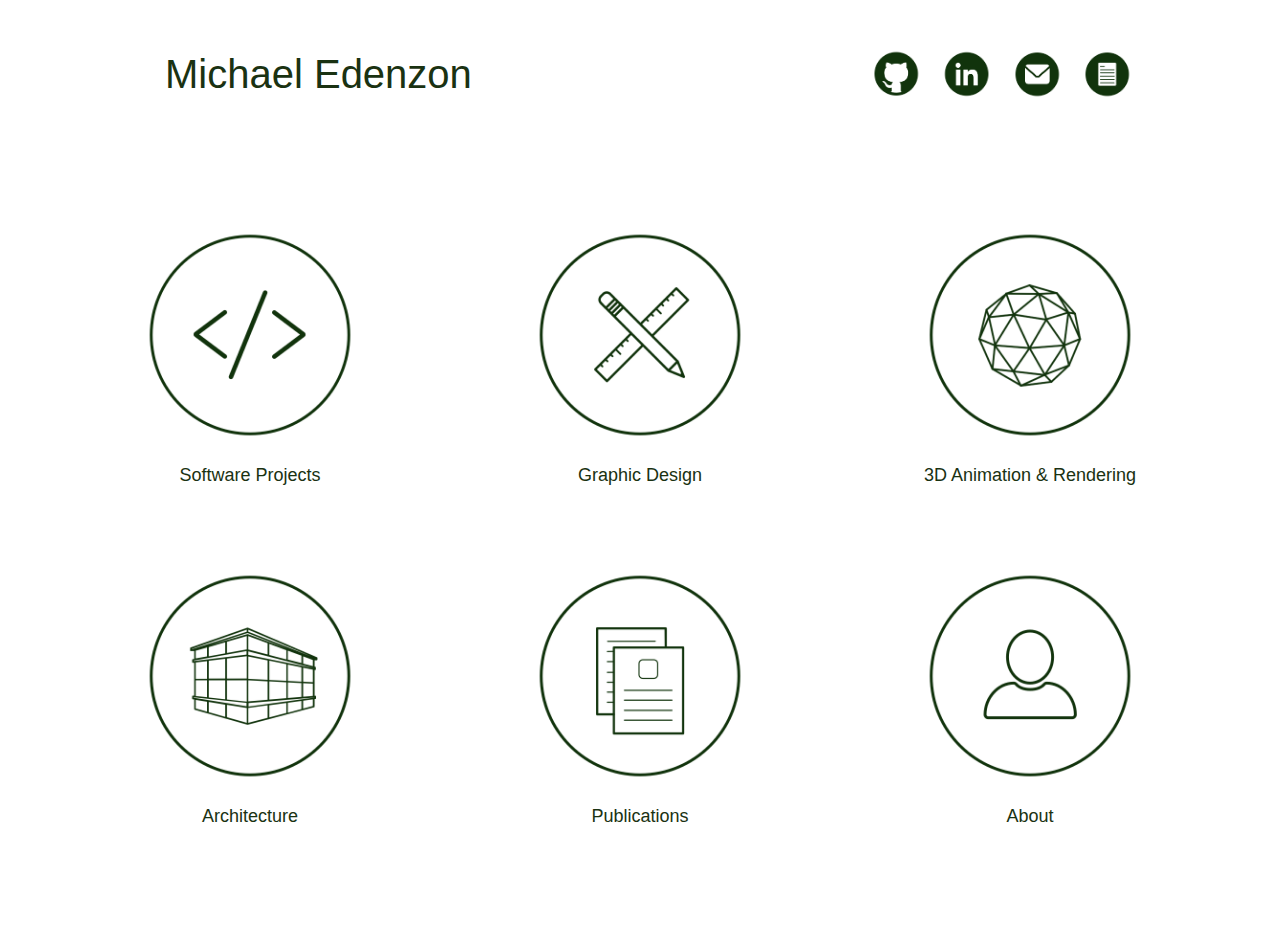
<file: index.html>
<html>

    <title>Michael Edenzon | Portfolio</title>

    <head>
        <meta charset="UTF-8">
        <meta name="description" content="Project Portfolio">
        <meta name="keywords" content="Portfolio,Projects,Swift,Python,JavaScript,C#,Design,Coding,Software">
        <meta name="author" content="Michael Edenzon">
        <meta name="viewport" content="width=device-width, initial-scale=1.0">
    </head>

    <link href="default.css" rel="stylesheet" type="text/css" media="all" />

    

    <body id="home-page">

        <div class="header">
            <h1 class="title"><a style="color: #1A3212;" href="index.html">Michael Edenzon</a></h1>
            <ul class="links">
                <a href="https://github.com/medenzon" target="_blank">
                    <img class="link-img" src="images/links/github-logo.png" title="GitHub" alt="GitHub Logo">
                </a>
                <a href="https://www.linkedin.com/in/medenzon" target="_blank">
                    <img class="link-img" src="images/links/linkedin-logo.png" title="LinkedIn" alt="LinkedIn Logo">
                </a>
                <a href="mailto:edenzonmp@g.cofc.edu?Subject=Portfolio" target="_blank">
                    <img class="link-img" src="images/links/email-icon.png" title="Email" alt="Email Icon">
                </a>
                <a href="files/medenzon-resume.pdf" target="_blank">
                    <img class="link-img" src="images/links/resume-icon.png" title="Resume" alt="Resume Icon">
                </a>
            </ul>
        </div>

        <div class="container">

            <div class="shelf">

                <div class="wrapper" id="left-wrapper">
                    <a href="categories/software.html">
                        <div class="card">
                            <img class="card-img" src="images/cards/0.png" alt="Software Projects">
                        </div>
                    </a>
                    <h5 class="card-title">Software Projects</h5>
                </div>

                <div class="wrapper" id="center-wrapper">
                    <a href="categories/design.html">
                        <div class="card">
                            <img class="card-img" src="images/cards/1.png" alt="Graphic Design">
                        </div>
                    </a>
                    <h5 class="card-title">Graphic Design</h5>
                </div>

                <div class="wrapper" id="right-wrapper">
                    <a href="categories/animation.html">
                        <div class="card">
                            <img class="card-img" src="images/cards/2.png" alt="3D Animation & Modeling">
                        </div>
                    </a>
                    <h5 class="card-title">3D Animation &amp; Rendering</h5>
                </div>
            </div>

            <div class="shelf">
                <div class="wrapper" id="left-wrapper">
                    <a href="categories/architecture.html">
                        <div class="card">
                            <img class="card-img" src="images/cards/3.png" alt="Architecture & Rendering">
                        </div>
                    </a>
                    <h5 class="card-title">Architecture</h5>
                </div>

                <div class="wrapper" id="center-wrapper">
                    <a href="categories/publications.html">
                        <div class="card">
                            <img class="card-img" src="images/cards/4.png" alt="Publications">
                        </div>
                    </a>
                    <h5 class="card-title">Publications</h5>
                </div>

                <div class="wrapper" id="right-wrapper">
                    <a href="categories/about.html">
                        <div class="card">
                            <img class="card-img" src="images/cards/5.png" alt="Personal">
                        </div>
                    </a>
                    <h5 class="card-title">About</h5>
                </div>

            </div>

        </div>
        
    </body>

    <footer>
        <!-- <ul class="links" id="floor">
            <hr id="footer-hr">
            <a href="https://github.com/medenzon">
                <img class="link-img" src="images/links/github-logo.png" title="GitHub" alt="GitHub Logo">
            </a>
            <a href="https://www.linkedin.com/in/medenzon">
                <img class="link-img" src="images/links/linkedin-logo.png" title="LinkedIn" alt="LinkedIn Logo">
            </a>
            <a href="mailto:edenzonmp@g.cofc.edu?Subject=Portfolio">
                <img class="link-img" src="images/links/email-icon.png" title="Email" alt="Email Icon">
            </a>
            <a href="files/medenzon-resume.pdf">
                <img class="link-img" src="images/links/resume-icon.png" title="Resume" alt="Resume Icon">
            </a>
        </ul> -->
    </footer>

</html>
</file>
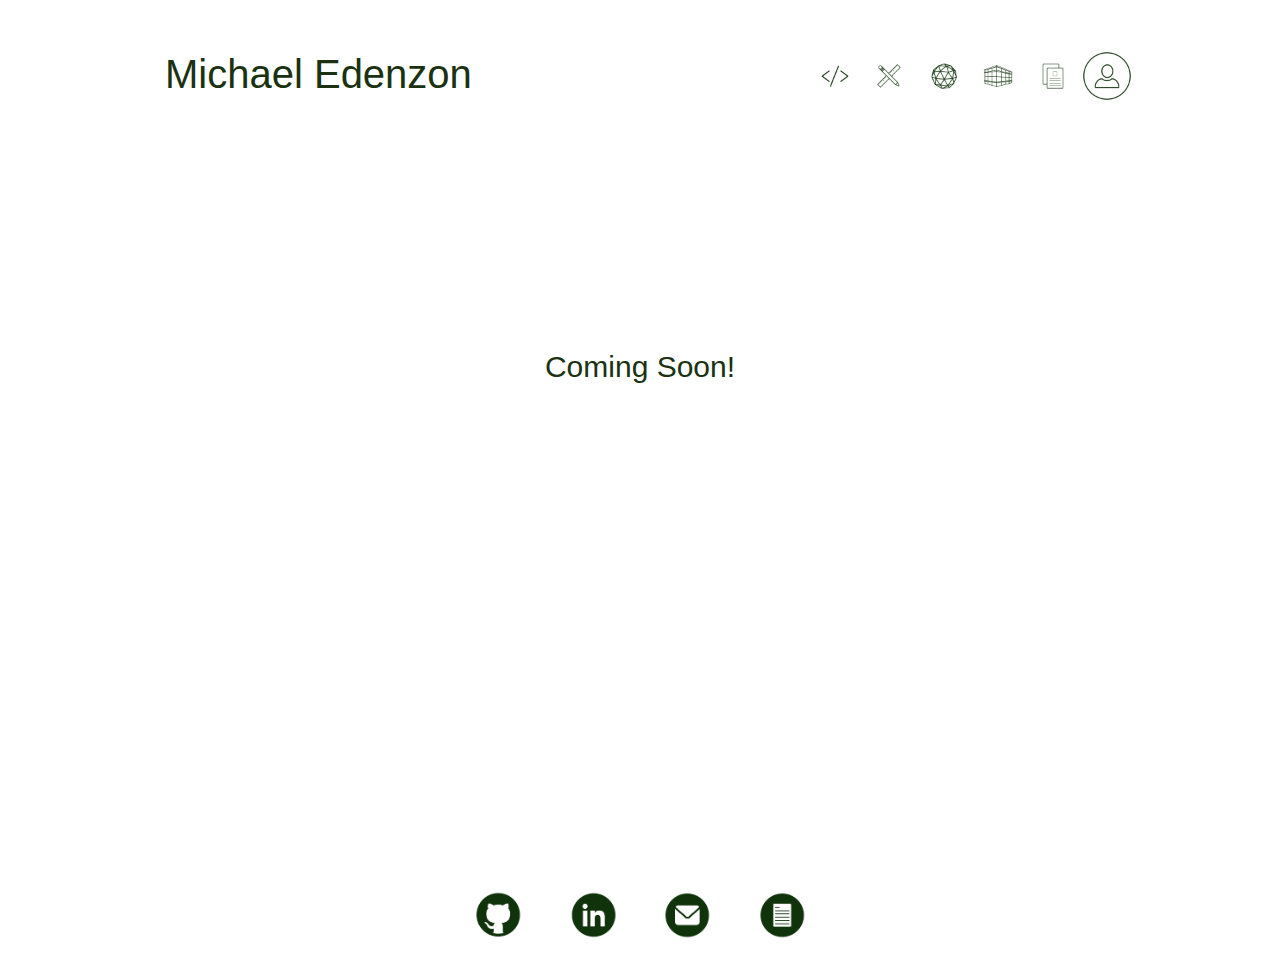
<file: categories/about.html>
<html>

    <title>About | Michael Edenzon</title>
    
    <link href="../default.css" rel="stylesheet" type="text/css" media="all" />

    
    
    <body>

        <div class="header">
            <h1 class="title"><a style="color: #1A3212;" href="../index.html">Michael Edenzon</a></h1>
            <ul class="tab-bar">
                <a href="software.html">
                    <img class="link-img" id="tab-bar-item" src="../images/cards/inactive/0.png" title="Software Projects" alt="Software Projects">
                </a>
                <a href="design.html">
                    <img class="link-img" id="tab-bar-item" src="../images/cards/inactive/1.png" title="Graphic Design" alt="Graphic Design">
                </a>
                <a href="animation.html">
                    <img class="link-img" id="tab-bar-item" src="../images/cards/inactive/2.png" title="3D Animation & Modeling" alt="3D Animation & Modeling">
                </a>
                <a href="architecture.html">
                    <img class="link-img" id="tab-bar-item" src="../images/cards/inactive/3.png" title="Architecture & Rendering" alt="Architecture & Rendering">
                </a>
                <a href="publications.html">
                    <img class="link-img" id="tab-bar-item" src="../images/cards/inactive/4.png" title="Publications" alt="Publications">
                </a>
                <a href="about.html">
                    <img class="link-img" id="tab-bar-item" src="../images/cards/active/5.png" title="About" alt="About">
                </a>
            </ul>
        </div>

        <div class="container">
            <h2 class="coming-soon">Coming Soon!</h2>
        </div>
    </body>



            <!-- * * * * * * * * * * * *  End  * * * * * * * * * * * * * -->


<footer>
        <ul class="links" id="floor">
            <hr id="footer-hr">
            <a href="https://github.com/medenzon" target="_blank">
                <img class="link-img" src="../images/links/github-logo.png" title="GitHub" alt="GitHub Logo">
            </a>
            <a href="https://www.linkedin.com/in/medenzon" target="_blank">
                <img class="link-img" src="../images/links/linkedin-logo.png" title="LinkedIn" alt="LinkedIn Logo">
            </a>
            <a href="mailto:edenzonmp@g.cofc.edu?Subject=Portfolio" target="_blank">
                <img class="link-img" src="../images/links/email-icon.png" title="Email" alt="Email Icon">
            </a>
            <a href="../files/medenzon-resume.pdf" target="_blank">
                <img class="link-img" src="../images/links/resume-icon.png" title="Resume" alt="Resume Icon">
            </a>
        </ul>
    </footer>
</html>
</file>
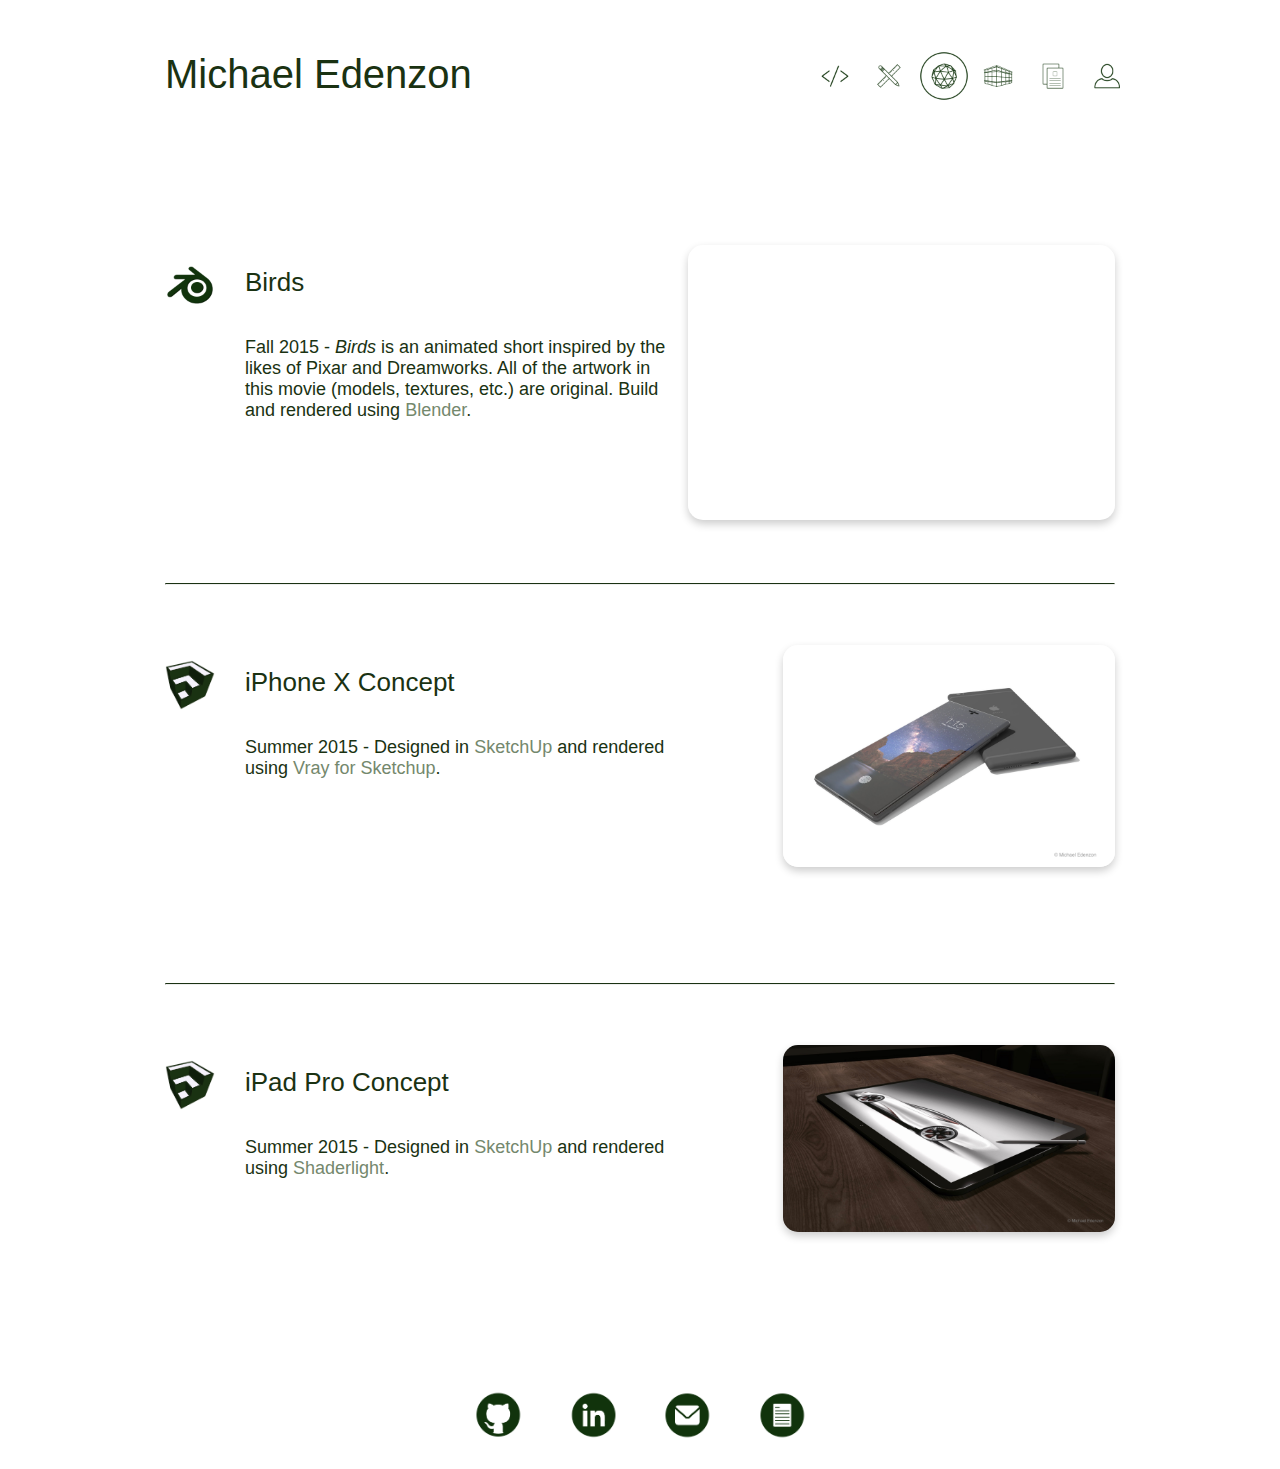
<file: categories/animation.html>
<html>

    <title>3D Animation &amp; Rendering | Michael Edenzon</title>
    
    <link href="../default.css" rel="stylesheet" type="text/css" media="all" />
    <link href="../cell-style.css" rel="stylesheet" type="text/css" media="all" />
    <link href="animation-style.css" rel="stylesheet" type="text/css" media="all" />

    
    <body>
        
        <div class="header">
            <h1 class="title"><a style="color: #1A3212;" href="../index.html">Michael Edenzon</a></h1>
            <ul class="tab-bar">
                <a href="software.html">
                    <img class="link-img" id="tab-bar-item" src="../images/cards/inactive/0.png" title="Software Projects" alt="Software Projects">
                </a>
                <a href="design.html">
                    <img class="link-img" id="tab-bar-item" src="../images/cards/inactive/1.png" title="Graphic Design" alt="Graphic Design">
                </a>
                <a href="animation.html">
                    <img class="link-img" id="tab-bar-item" src="../images/cards/active/2.png" title="3D Animation & Modeling" alt="3D Animation & Modeling">
                </a>
                <a href="architecture.html">
                    <img class="link-img" id="tab-bar-item" src="../images/cards/inactive/3.png" title="Architecture & Rendering" alt="Architecture & Rendering">
                </a>
                <a href="publications.html">
                    <img class="link-img" id="tab-bar-item" src="../images/cards/inactive/4.png" title="Publications" alt="Publications">
                </a>
                <a href="about.html">
                    <img class="link-img" id="tab-bar-item" src="../images/cards/inactive/5.png" title="About" alt="About">
                </a>
            </ul>
        </div>
        
        <div class="container" style="padding: 0%;">


            
            <!-- * * * * * * * * * * * *  Birds  * * * * * * * * * * * * * -->
            
            <div class="cell-post">
                <hr style="visibility: hidden;">
                <div class="cell-header">
                    <a href="https://en.wikipedia.org/wiki/Blender_(software)" target="_blank"><img class="cell-icon" src="../images/languages/blender-logo.png" alt="Blender Logo"></a>
                    
                    <a target="_blank" href="https://www.youtube.com/embed/4SmXrbCklEw">
                        <h2 class="cell-title">Birds</h2>
                    </a>

                    <p class="cell-description">
                        Fall 2015 - <i>Birds</i> is an animated short inspired by the likes of Pixar and Dreamworks.
                        All of the artwork in this movie (models, textures, etc.) are original. Build and rendered using <a target="_blank" href="https://www.blender.org">Blender</a>.
                    </p>
                </div>

                <iframe width="350" height="275" src="https://www.youtube.com/embed/4SmXrbCklEw" frameborder="0" allow="autoplay; encrypted-media" allowfullscreen></iframe>
            </div>


            
            <!-- * * * * * * * * * * * *  iPhone Concept  * * * * * * * * * * * * * -->
            
            <div class="cell-post" style="margin-top: 100px;">
                <hr>
                <div class="cell-header">
                    <a href="https://en.wikipedia.org/wiki/SketchUp" target="_blank"><img class="cell-icon" src="../images/languages/sketchup-logo.png" alt="SketchUp Logo"></a>
                    
                    <a href="pages/iphone-concept.html">
                        <h2 class="cell-title">iPhone X Concept</h2>
                    </a>

                    <p class="cell-description">
                        Summer 2015 - Designed in
                        <a target="_blank" href="https://www.sketchup.com">SketchUp</a>
                        and rendered using
                        <a target="_blank" href="https://www.chaosgroup.com/vray/sketchup">Vray for Sketchup</a>.
                    </p>
                </div>

                <a class="cell-link" href="pages/iphone-concept.html">
                    <img class="cell-img" src="../images/renderings/iphone-x-concept-1.png" alt="Rendering">
                </a>
            </div>


            
            <!-- * * * * * * * * * * * *  iPad Concept  * * * * * * * * * * * * * -->
            
            <div class="cell-post" style="margin-top: 100px;">
                <hr>
                <div class="cell-header">
                    <a href="https://en.wikipedia.org/wiki/SketchUp" target="_blank"><img class="cell-icon" src="../images/languages/sketchup-logo.png" alt="SketchUp Logo"></a>
                    
                    <a href="../images/renderings/ipad-pro-concept.jpg">
                        <h2 class="cell-title">iPad Pro Concept</h2>
                    </a>

                    <p class="cell-description">
                        Summer 2015 - Designed in
                        <a target="_blank" href="https://www.sketchup.com">SketchUp</a>
                        and rendered using
                        <a target="_blank" href="http://www.artvps.com">Shaderlight</a>.
                    </p>
                </div>

                <a class="cell-link" href="../images/renderings/ipad-pro-concept.jpg">
                    <img class="cell-img" src="../images/renderings/ipad-pro-concept.jpg" alt="Rendering">
                </a>
            </div>


            
            <!-- * * * * * * * * * * * *  End  * * * * * * * * * * * * * -->

            
        </div>
    </body>

    <footer>
        <ul class="links" id="floor">
            <hr id="footer-hr">
            <a href="https://github.com/medenzon" target="_blank">
                <img class="link-img" src="../images/links/github-logo.png" title="GitHub" alt="GitHub Logo">
            </a>
            <a href="https://www.linkedin.com/in/medenzon" target="_blank">
                <img class="link-img" src="../images/links/linkedin-logo.png" title="LinkedIn" alt="LinkedIn Logo">
            </a>
            <a href="mailto:edenzonmp@g.cofc.edu?Subject=Portfolio" target="_blank">
                <img class="link-img" src="../images/links/email-icon.png" title="Email" alt="Email Icon">
            </a>
            <a href="../files/medenzon-resume.pdf" target="_blank">
                <img class="link-img" src="../images/links/resume-icon.png" title="Resume" alt="Resume Icon">
            </a>
        </ul>
    </footer>
</html>
</file>
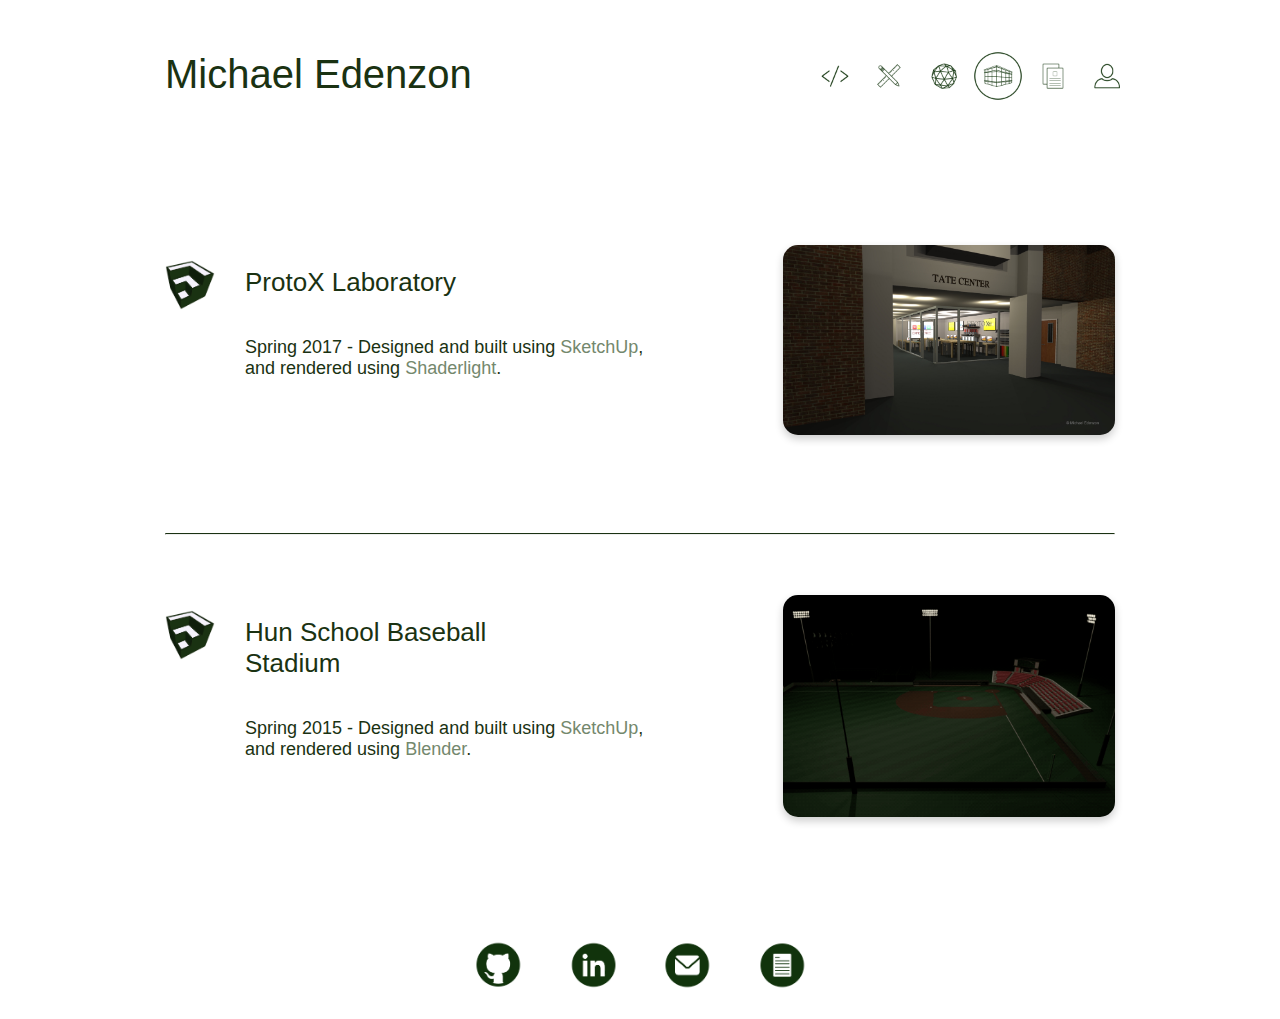
<file: categories/architecture.html>
<html>

    <title>Artchitecture | Michael Edenzon</title>

    <link href="../default.css" rel="stylesheet" type="text/css" media="all" />
    <link href="../cell-style.css" rel="stylesheet" type="text/css" media="all" />

    
    <body>
        
        <div class="header">
            <h1 class="title"><a style="color: #1A3212;" href="../index.html">Michael Edenzon</a></h1>
            <ul class="tab-bar">
                <a href="software.html">
                    <img class="link-img" id="tab-bar-item" src="../images/cards/inactive/0.png" title="Software Projects" alt="Software Projects">
                </a>
                <a href="design.html">
                    <img class="link-img" id="tab-bar-item" src="../images/cards/inactive/1.png" title="Graphic Design" alt="Graphic Design">
                </a>
                <a href="animation.html">
                    <img class="link-img" id="tab-bar-item" src="../images/cards/inactive/2.png" title="3D Animation & Modeling" alt="3D Animation & Modeling">
                </a>
                <a href="architecture.html">
                    <img class="link-img" id="tab-bar-item" src="../images/cards/active/3.png" title="Architecture & Rendering" alt="Architecture & Rendering">
                </a>
                <a href="publications.html">
                    <img class="link-img" id="tab-bar-item" src="../images/cards/inactive/4.png" title="Publications" alt="Publications">
                </a>
                <a href="about.html">
                    <img class="link-img" id="tab-bar-item" src="../images/cards/inactive/5.png" title="About" alt="About">
                </a>
            </ul>
        </div>
        
        <div class="container">



            <!-- * * * * * * * * * * * *  ProtoX Laboratory  * * * * * * * * * * * * * -->
            
            <div class="cell-post">
                <hr style="visibility: hidden;">
                <div class="cell-header">
                    <a href="https://en.wikipedia.org/wiki/SketchUp" target="_blank">
                        <img class="cell-icon" src="../images/languages/sketchup-logo.png" alt="SketchUp Logo">
                    </a>
                    
                    <a href="pages/protox-laboratory.html">
                        <h2 class="cell-title">ProtoX Laboratory</h2>
                    </a>

                    <p class="cell-description">
                            Spring 2017 - Designed and built using
                            <a target="_blank" href="https://www.sketchup.com">SketchUp</a>,
                            and rendered using <a target="_blank" href="http://www.artvps.com">Shaderlight</a>.
                    </p>
                </div>

                <a class="cell-link" href="pages/protox-laboratory.html">
                    <img class="cell-img" src="../images/renderings/protox-render-1.jpg" alt="Rendering">
                </a>
            </div>



            <!-- * * * * * * * * * * * *  Hun School Baseball Stadium  * * * * * * * * * * * * * -->

            <div class="cell-post">
                <hr>
                <div class="cell-header">
                    <a href="https://en.wikipedia.org/wiki/SketchUp" target="_blank">
                        <img class="cell-icon" src="../images/languages/sketchup-logo.png" alt="SketchUp Logo">
                    </a>
                    
                    <a href="pages/hun-stadium.html">
                        <h2 class="cell-title">Hun School Baseball<br>Stadium</h2>
                    </a>
                    
                    <p class="cell-description">
                            Spring 2015 - Designed and built using
                            <a target="_blank" href="https://www.sketchup.com">SketchUp</a>,
                            and rendered using <a target="_blank" href="https://www.blender.org">Blender</a>.
                    </p>
                </div>

                <a class="cell-link" href="pages/hun-stadium.html">
                    <img class="cell-img" src="../images/renderings/hun-stadium-render.gif" alt="Rendering">
                </a>
            </div>



            <!-- * * * * * * * * * * * *  End  * * * * * * * * * * * * * -->


        </div>
    </body>

    <footer>
        <ul class="links" id="floor">
            <hr id="footer-hr">
            <a target="_blank" href="https://github.com/medenzon" target="_blank">
                <img class="link-img" src="../images/links/github-logo.png" title="GitHub" alt="GitHub Logo">
            </a>
            <a target="_blank" href="https://www.linkedin.com/in/medenzon" target="_blank">
                <img class="link-img" src="../images/links/linkedin-logo.png" title="LinkedIn" alt="LinkedIn Logo">
            </a>
            <a target="_blank" href="mailto:edenzonmp@g.cofc.edu?Subject=Portfolio" target="_blank">
                <img class="link-img" src="../images/links/email-icon.png" title="Email" alt="Email Icon">
            </a>
            <a target="_blank" href="../files/medenzon-resume.pdf" target="_blank">
                <img class="link-img" src="../images/links/resume-icon.png" title="Resume" alt="Resume Icon">
            </a>
        </ul>
    </footer>
</html>
</file>
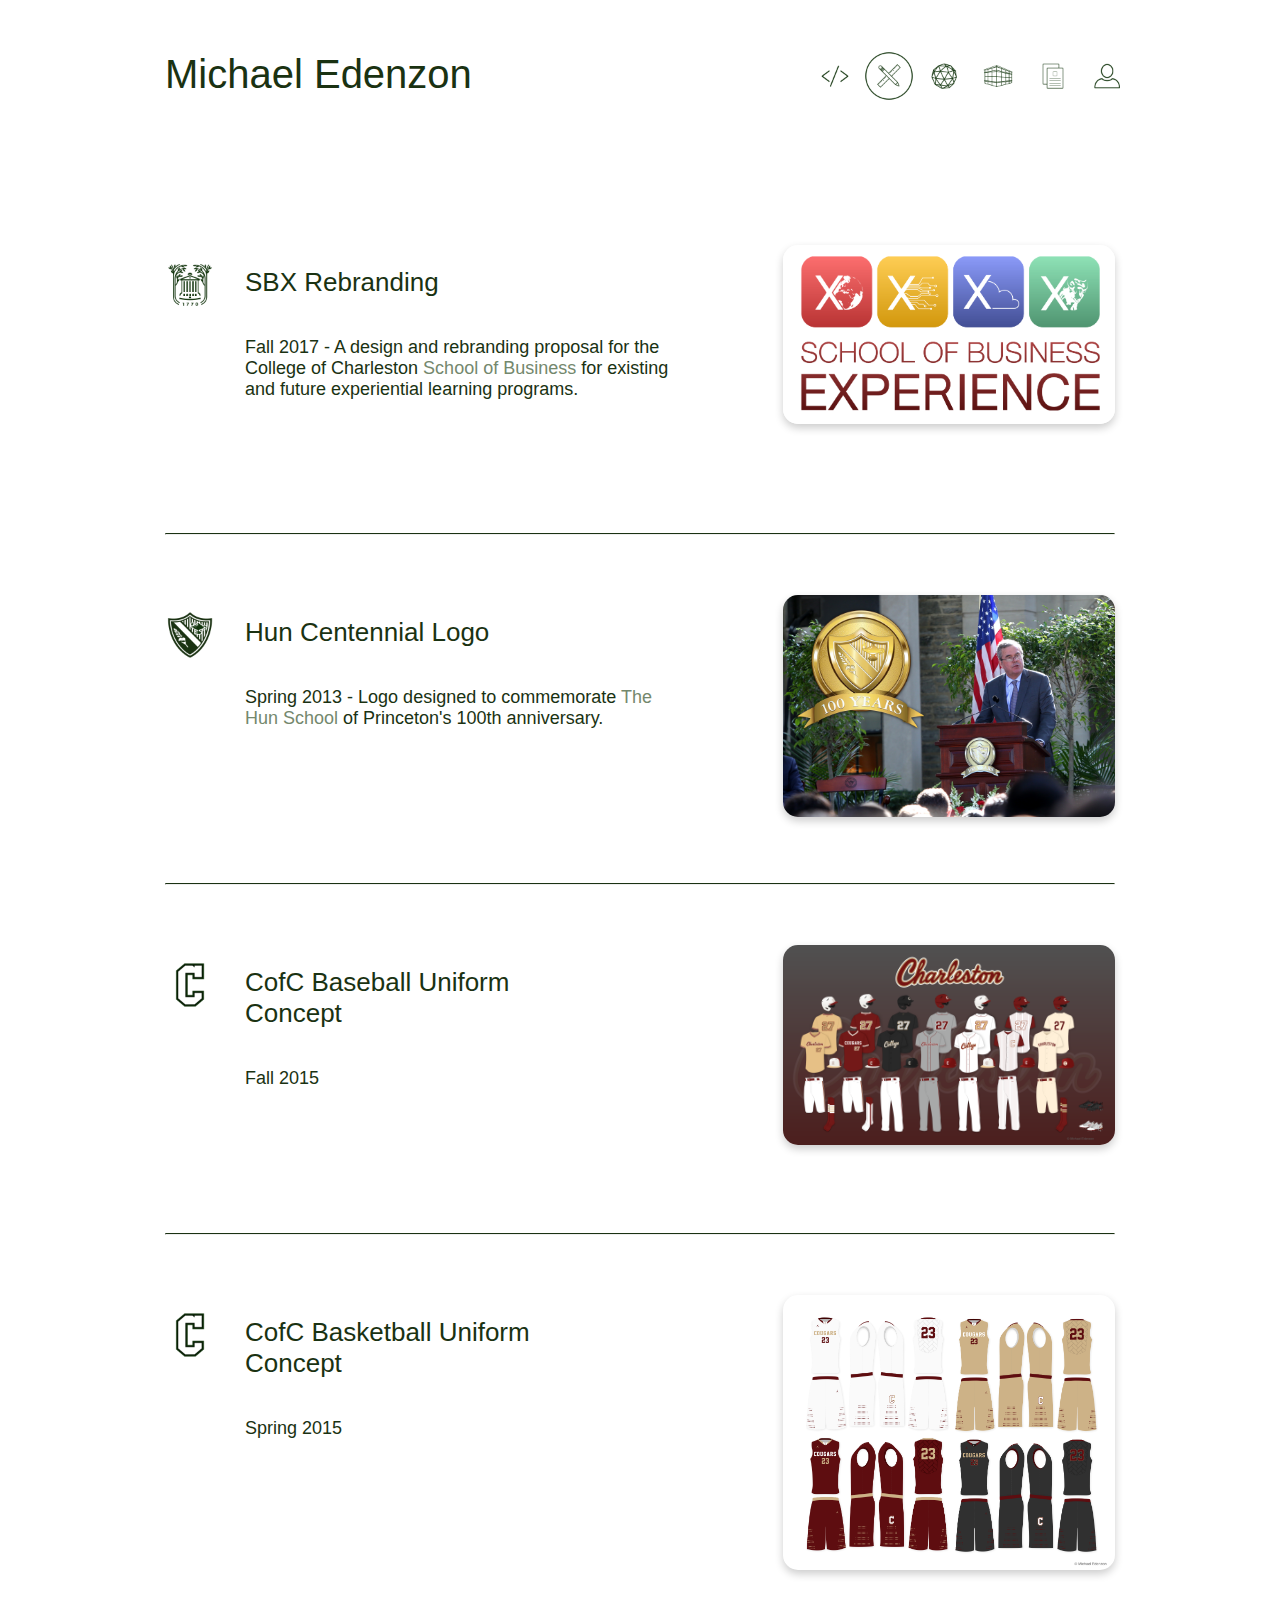
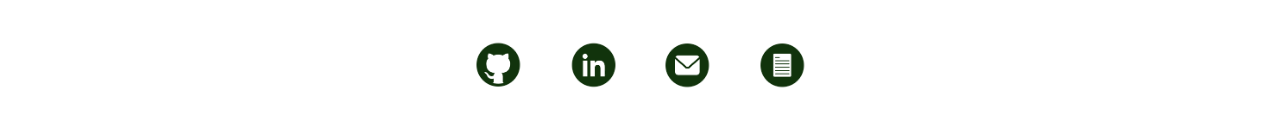
<file: categories/design.html>
<html>
    
    <title>Graphic Design | Michael Edenzon</title>

    <link href="../default.css" rel="stylesheet" type="text/css" media="all" />
    <link href="../cell-style.css" rel="stylesheet" type="text/css" media="all" />

    
    <body>
        
        <div class="header">
            <h1 class="title"><a style="color: #1A3212;" href="../index.html">Michael Edenzon</a></h1>
            <ul class="tab-bar">
                <a href="software.html">
                    <img class="link-img" id="tab-bar-item" src="../images/cards/inactive/0.png" title="Software Projects" alt="Software Projects">
                </a>
                <a href="design.html">
                    <img class="link-img" id="tab-bar-item" src="../images/cards/active/1.png" title="Graphic Design" alt="Graphic Design">
                </a>
                <a href="animation.html">
                    <img class="link-img" id="tab-bar-item" src="../images/cards/inactive/2.png" title="3D Animation & Modeling" alt="3D Animation & Modeling">
                </a>
                <a href="architecture.html">
                    <img class="link-img" id="tab-bar-item" src="../images/cards/inactive/3.png" title="Architecture & Rendering" alt="Architecture & Rendering">
                </a>
                <a href="publications.html">
                    <img class="link-img" id="tab-bar-item" src="../images/cards/inactive/4.png" title="Publications" alt="Publications">
                </a>
                <a href="about.html">
                    <img class="link-img" id="tab-bar-item" src="../images/cards/inactive/5.png" title="About" alt="About">
                </a>
            </ul>
        </div>
        
        <div class="container">



            <!-- * * * * * * * * * * * *  SBX Rebranding  * * * * * * * * * * * * * -->
            
            <div class="cell-post">
                <hr style="visibility: hidden;">
                <div class="cell-header">
                    <img class="cell-icon" src="../images/experience/cofc-seal.png" alt="CofC Seal">
                    
                    <a href="../files/sbx-design-proposal.pdf">
                        <h2 class="cell-title">SBX Rebranding</h2>
                    </a>

                    <p class="cell-description">
                        Fall 2017 - A design and rebranding proposal for the College of Charleston
                        <a target="_blank" href="http://www.sb.cofc.edu">School of Business</a>
                        for existing and future experiential learning programs. 
                    </p>
                </div>

                <a class="cell-link" href="../files/sbx-design-proposal.pdf">
                    <img class="cell-img" src="../images/designs/sbx-img.png" alt="SBX Logo">
                </a>
            </div>



            <!-- * * * * * * * * * * * *  Hun Centennial Logo  * * * * * * * * * * * * * -->
            
            <div class="cell-post">
                <hr>
                <div class="cell-header">

                    <a target="_blank" href="https://www.hunschool.org">
                        <img class="cell-icon" src="../images/experience/hun-shield.png" alt="Hun Shield">
                    </a>
                    
                    <a href="pages/hun-centennial-logo.html">
                        <h2 class="cell-title">Hun Centennial Logo</h2>
                    </a>

                    <p class="cell-description">
                        Spring 2013 - Logo designed to commemorate
                        <a target="_blank" href="https://www.hunschool.org">The Hun School</a>
                        of Princeton's 100th anniversary.
                    </p>
                </div>

                <a class="cell-link" href="pages/hun-centennial-logo.html">
                    <img class="cell-img" src="../images/designs/hun-centennial.png" alt="Hun Centennial Logo">
                </a>
            </div>



            <!-- * * * * * * * * * * * *  CofC Baseball Uniform Concept  * * * * * * * * * * * * * -->

            <div class="cell-post">
                <hr>
                <div class="cell-header">
                    <img class="cell-icon" src="../images/experience/cofc-logo.png" alt="CofC Logo">
                    
                    <a href="../images/designs/cofc-baseball-uniform-set.png">
                        <h2 class="cell-title">CofC Baseball Uniform<br>Concept</h2>
                    </a>

                    <p class="cell-description">
                        Fall 2015
                    </p>
                </div>

                <a class="cell-link" href="../images/designs/cofc-baseball-uniform-set.png">
                    <img class="cell-img" src="../images/designs/cofc-baseball-uniform-set.png" alt="CofC Baseball Uniform Concept">
                </a>
            </div>



            <!-- * * * * * * * * * * * *  CofC Basketball Uniform Concept  * * * * * * * * * * * * * -->

            <div class="cell-post">
                <hr>
                <div class="cell-header">
                    <img class="cell-icon" src="../images/experience/cofc-logo.png" alt="CofC Logo">
                    
                    <a href="../images/designs/cofc-basketball-uniform-set.png">
                        <h2 class="cell-title">CofC Basketball Uniform<br>Concept</h2>
                    </a>

                    <p class="cell-description">
                        Spring 2015
                    </p>
                </div>

                <a class="cell-link" href="../images/designs/cofc-basketball-uniform-set.png">
                    <img class="cell-img" src="../images/designs/cofc-basketball-uniform-set.png" alt="CofC Basketball Uniform Concept">
                </a>
            </div>



            <!-- * * * * * * * * * * * *  End  * * * * * * * * * * * * * -->


        </div>
    </body>


    <footer>
        <ul class="links" id="floor">
            <hr id="footer-hr">
            <a target="_blank" href="https://github.com/medenzon" target="_blank">
                <img class="link-img" src="../images/links/github-logo.png" title="GitHub" alt="GitHub Logo">
            </a>
            <a target="_blank" href="https://www.linkedin.com/in/medenzon" target="_blank">
                <img class="link-img" src="../images/links/linkedin-logo.png" title="LinkedIn" alt="LinkedIn Logo">
            </a>
            <a target="_blank" href="mailto:edenzonmp@g.cofc.edu?Subject=Portfolio" target="_blank">
                <img class="link-img" src="../images/links/email-icon.png" title="Email" alt="Email Icon">
            </a>
            <a target="_blank" href="../files/medenzon-resume.pdf" target="_blank">
                <img class="link-img" src="../images/links/resume-icon.png" title="Resume" alt="Resume Icon">
            </a>
        </ul>
    </footer>
</html>
</file>
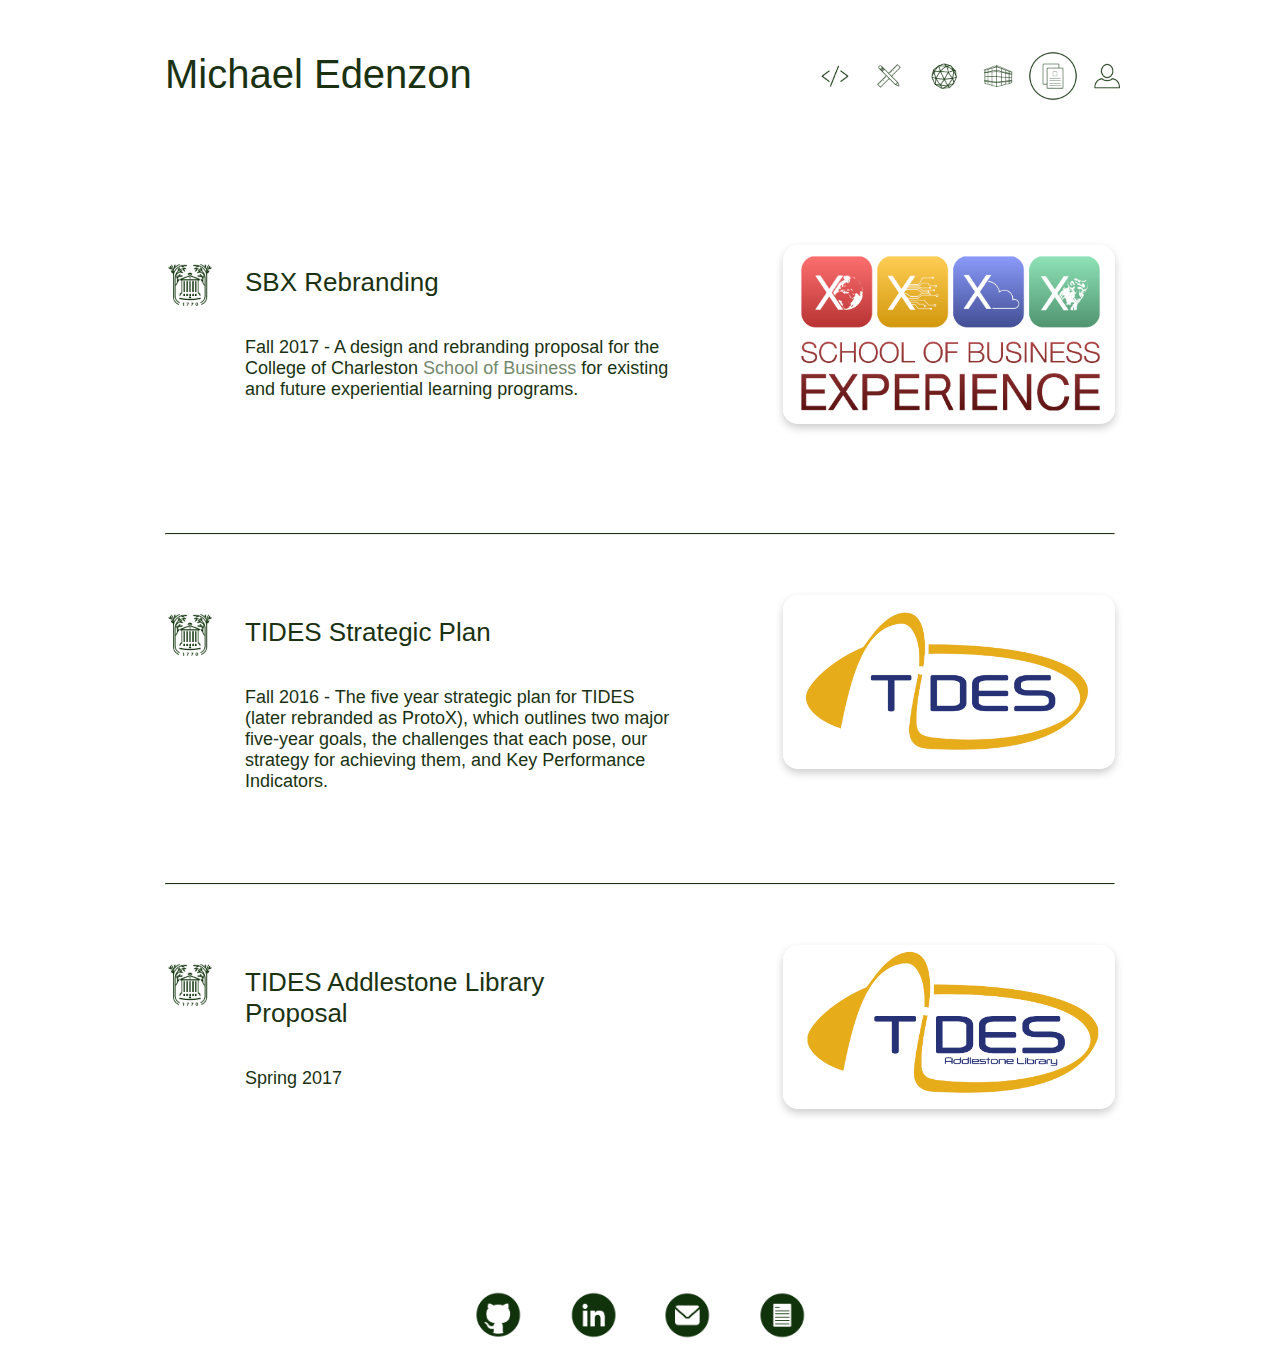
<file: categories/publications.html>
<html>

    <title>Publications | Michael Edenzon</title>

    <link href="../default.css" rel="stylesheet" type="text/css" media="all" />
    <link href="../cell-style.css" rel="stylesheet" type="text/css" media="all" />

    
    <body>
        
        <div class="header">
            <h1 class="title"><a style="color: #1A3212;" href="../index.html">Michael Edenzon</a></h1>
            <ul class="tab-bar">
                <a href="software.html">
                    <img class="link-img" id="tab-bar-item" src="../images/cards/inactive/0.png" title="Software Projects" alt="Software Projects">
                </a>
                <a href="design.html">
                    <img class="link-img" id="tab-bar-item" src="../images/cards/inactive/1.png" title="Graphic Design" alt="Graphic Design">
                </a>
                <a href="animation.html">
                    <img class="link-img" id="tab-bar-item" src="../images/cards/inactive/2.png" title="3D Animation & Modeling" alt="3D Animation & Modeling">
                </a>
                <a href="architecture.html">
                    <img class="link-img" id="tab-bar-item" src="../images/cards/inactive/3.png" title="Architecture & Rendering" alt="Architecture & Rendering">
                </a>
                <a href="publications.html">
                    <img class="link-img" id="tab-bar-item" src="../images/cards/active/4.png" title="Publications" alt="Publications">
                </a>
                <a href="about.html">
                    <img class="link-img" id="tab-bar-item" src="../images/cards/inactive/5.png" title="About" alt="About">
                </a>
            </ul>
        </div>
        
        <div class="container">



            <!-- * * * * * * * * * * * *  SBX Rebranding  * * * * * * * * * * * * * -->

            <div class="cell-post">
                <hr style="visibility: hidden;">
                <div class="cell-header">
                    <img class="cell-icon" src="../images/experience/cofc-seal.png" alt="CofC Seal">
                    
                    <a href="../files/sbx-design-proposal.pdf">
                        <h2 class="cell-title">SBX Rebranding</h2>
                    </a>

                    <p class="cell-description">
                        Fall 2017 - A design and rebranding proposal for the College of Charleston
                        <a target="_blank" href="http://www.sb.cofc.edu">School of Business</a>
                        for existing and future experiential learning programs. 
                    </p>
                </div>

                <a class="cell-link" href="../files/sbx-design-proposal.pdf">
                    <img class="cell-img" src="../images/designs/sbx-img.png" alt="SBX Logo">
                </a>
            </div>


            
            <!-- * * * * * * * * * * * *  TIDES Strategic Plan  * * * * * * * * * * * * * -->

            <div class="cell-post">
                <hr>
                <div class="cell-header">
                    <img class="cell-icon" src="../images/experience/cofc-seal.png" alt="CofC Seal">
                    
                    <a href="../files/tides-strategic-plan.pdf">
                        <h2 class="cell-title">TIDES Strategic Plan</h2>
                    </a>

                    <p class="cell-description">
                        Fall 2016 - The five year strategic plan for TIDES (later rebranded as ProtoX), which outlines two major five-year goals, the challenges that each pose, our strategy for achieving them, and Key Performance Indicators.
                    </p>
                </div>

                <a class="cell-link" href="../files/tides-strategic-plan.pdf">
                    <img class="cell-img" src="../images/links/tides-logo.png" alt="TIDES Logo">
                </a>  
            </div>



            <!-- * * * * * * * * * * * *  TIDES Addlestone Library Proposal  * * * * * * * * * * * * * -->

            <div class="cell-post">
                <hr>
                <div class="cell-header">
                    <img class="cell-icon" src="../images/experience/cofc-seal.png" alt="CofC Seal">
                    
                    <a href="../files/tides-addlestone-proposal.pdf">
                        <h2 class="cell-title">TIDES Addlestone Library<br>Proposal</h2>
                    </a>

                    <p class="cell-description">
                        Spring 2017
                    </p>
                </div>

                <a class="cell-link" href="../files/tides-addlestone-proposal.pdf">
                    <img class="cell-img" src="../images/links/tides-addlestone-logo.png" alt="TIDES Addlestone Logo">
                </a>
            </div>



            <!-- * * * * * * * * * * * *  End  * * * * * * * * * * * * * -->


        </div>
    </body>

    <footer>
        <ul class="links" id="floor">
            <hr id="footer-hr">
            <a href="https://github.com/medenzon" target="_blank">
                <img class="link-img" src="../images/links/github-logo.png" title="GitHub" alt="GitHub Logo">
            </a>
            <a href="https://www.linkedin.com/in/medenzon" target="_blank">
                <img class="link-img" src="../images/links/linkedin-logo.png" title="LinkedIn" alt="LinkedIn Logo">
            </a>
            <a href="mailto:edenzonmp@g.cofc.edu?Subject=Portfolio" target="_blank">
                <img class="link-img" src="../images/links/email-icon.png" title="Email" alt="Email Icon">
            </a>
            <a href="../files/medenzon-resume.pdf" target="_blank">
                <img class="link-img" src="../images/links/resume-icon.png" title="Resume" alt="Resume Icon">
            </a>
        </ul>
    </footer>
</html>
</file>
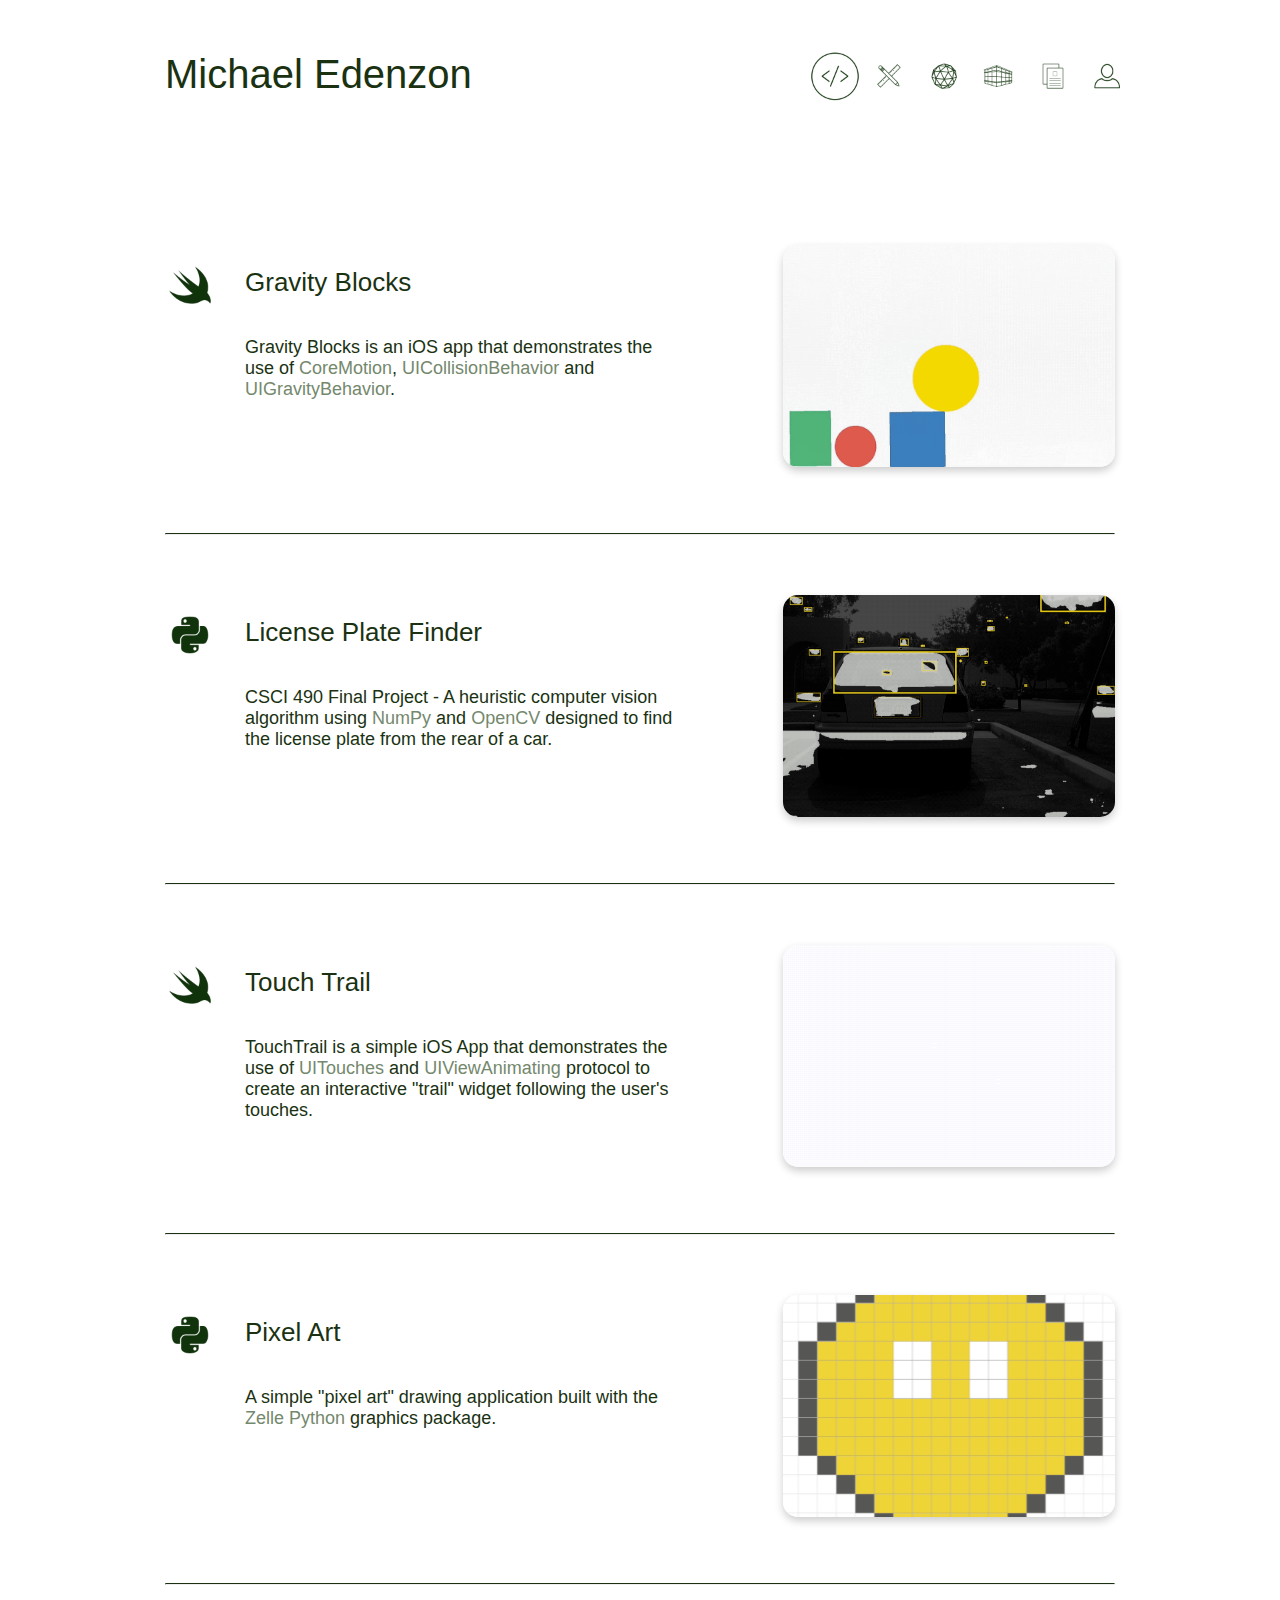
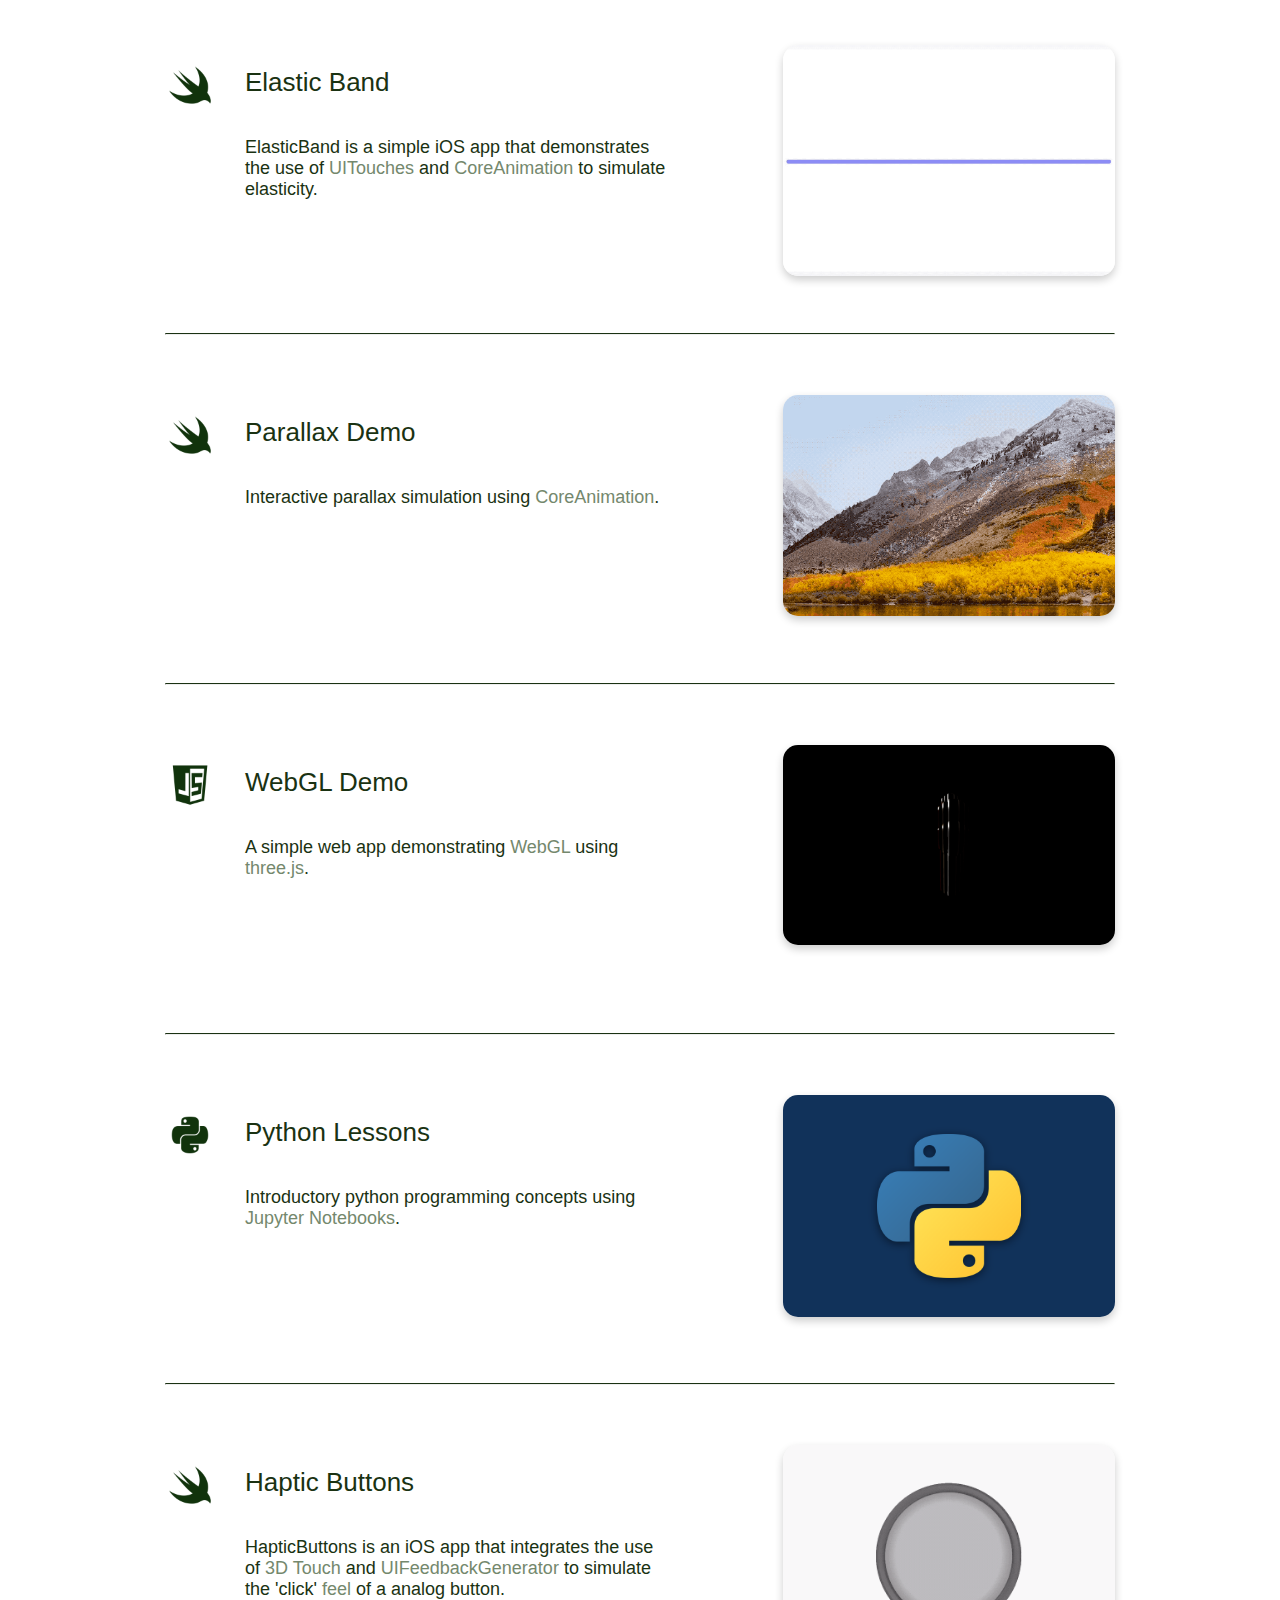
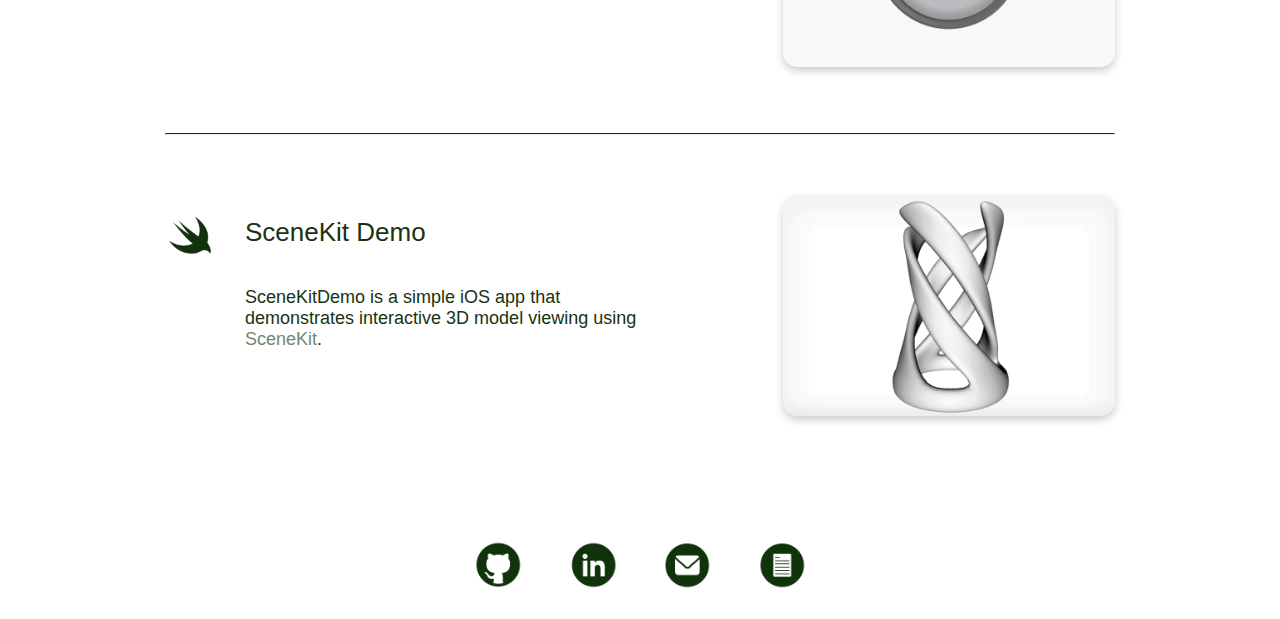
<file: categories/software.html>
<html>

    <title>Software Projects | Michael Edenzon</title>

    <link href="../default.css" rel="stylesheet" type="text/css" media="all" />
    <link href="../cell-style.css" rel="stylesheet" type="text/css" media="all" />
    <link href="dropdown-style.css" rel="stylesheet" type="text/css" media="all" />

    
    <body>

        <div class="header">
            <h1 class="title"><a style="color: #1A3212;" href="../index.html">Michael Edenzon</a></h1>
            <ul class="tab-bar">
                <a href="software.html">
                    <img class="link-img" id="tab-bar-item" src="../images/cards/active/0.png" title="Software Projects" alt="Software Projects">
                </a>
                <a href="design.html">
                    <img class="link-img" id="tab-bar-item" src="../images/cards/inactive/1.png" title="Graphic Design" alt="Graphic Design">
                </a>
                <a href="animation.html">
                    <img class="link-img" id="tab-bar-item" src="../images/cards/inactive/2.png" title="3D Animation & Modeling" alt="3D Animation & Modeling">
                </a>
                <a href="architecture.html">
                    <img class="link-img" id="tab-bar-item" src="../images/cards/inactive/3.png" title="Architecture & Rendering" alt="Architecture & Rendering">
                </a>
                <a href="publications.html">
                    <img class="link-img" id="tab-bar-item" src="../images/cards/inactive/4.png" title="Publications" alt="Publications">
                </a>
                <a href="about.html">
                    <img class="link-img" id="tab-bar-item" src="../images/cards/inactive/5.png" title="About" alt="About">
                </a>
            </ul>
        </div>
        
        <div class="container">

            <!-- <div class="dropdown">
                <button class="dropbtn">Language</button>
                <div class="dropdown-content">
                    <a href="software.html">All</a>
                    <a href="languages/javascript.html">JavaScript</a>
                    <a href="languages/python.html">Python</a>
                    <a href="languages/swift.html">Swift</a>
                </div>
            </div> -->

            

             <!-- * * * * * * * * * * * *  Gravity Blocks  * * * * * * * * * * * * * -->

            <div class="cell-post">
                <hr style="visibility: hidden;">
                <div class="cell-header">
                    
                    <a target="_blank" href="https://swift.org" target="_blank">
                        <img class="cell-icon" src="../images/languages/swift-logo.png" title="Swift" alt="Swift Logo">
                    </a>

                    <a href="https://github.com/medenzon/GravityBlocks">
                        <h2 class="cell-title">Gravity Blocks</h2>
                    </a>

                    <p class="cell-description">
                        Gravity Blocks is an iOS app that demonstrates the use of
                        <a target="_blank" href="https://developer.apple.com/documentation/coremotion">CoreMotion</a>,
                        <a target="_blank" href="https://developer.apple.com/documentation/uikit/uicollisionbehavior">UICollisionBehavior</a> and
                        <a target="_blank" href="https://developer.apple.com/documentation/uikit/uigravitybehavior">UIGravityBehavior</a>.
                    </p>
                </div>

                <a class="cell-link" href="https://github.com/medenzon/GravityBlocks">
                    <img class="cell-img" src="../images/software/gravity-blocks.gif" alt="Demo">
                </a>
            </div>



             <!-- * * * * * * * * * * * *  Computer Vision  * * * * * * * * * * * * * -->

            <div class="cell-post">
                <hr>
                <div class="cell-header">
                    
                    <a target="_blank" href="https://www.python.org" target="_blank">
                        <img class="cell-icon" src="../images/languages/python-logo.png" title="Python" alt="Python Logo">
                    </a>

                    <a href="https://github.com/medenzon/ComputerVision">
                        <h2 class="cell-title">License Plate Finder</h2>
                    </a>

                    <p class="cell-description">
                        CSCI 490 Final Project - A heuristic computer vision algorithm using
                        <a target="_blank" href="http://www.numpy.org" target="_blank">NumPy</a> and <a target="_blank" href="https://opencv.org" target="_blank">OpenCV</a>
                        designed to find the license plate from the rear of a car.
                    </p>
                </div>

                <a class="cell-link" href="https://github.com/medenzon/ComputerVision">
                    <img class="cell-img" src="../images/software/computer-vision.gif" alt="Demo">
                </a>
            </div>



            <!-- * * * * * * * * * * * *  Touch Trail  * * * * * * * * * * * * * -->

            <div class="cell-post">
                <hr>
                <div class="cell-header">
                    
                    <a target="_blank" href="https://swift.org" target="_blank">
                        <img class="cell-icon" src="../images/languages/swift-logo.png" title="Swift" alt="Swift Logo">
                    </a>

                    <a href="https://github.com/medenzon/TouchTrail">
                        <h2 class="cell-title">Touch Trail</h2>
                    </a>

                    <p class="cell-description">
                        TouchTrail is a simple iOS App that demonstrates the use of
                        <a target="_blank" href="https://developer.apple.com/documentation/uikit/uitouch">UITouches</a> and
                        <a target="_blank" href="https://developer.apple.com/documentation/uikit/uiviewanimating">UIViewAnimating</a>
                        protocol to create an interactive "trail" widget following the user's touches.
                    </p>
                </div>

                <a class="cell-link" href="https://github.com/medenzon/TouchTrail">
                    <img class="cell-img" src="../images/software/touch-trail.gif" alt="Demo">
                </a>
            </div>



            <!-- * * * * * * * * * * * *  Pixel Art  * * * * * * * * * * * * * -->

            <div class="cell-post">
                <hr>
                <div class="cell-header">
                    
                    <a target="_blank" href="https://www.python.org" target="_blank">
                        <img class="cell-icon" src="../images/languages/python-logo.png" title="Python" alt="Python Logo">
                    </a>

                    <a href="https://github.com/medenzon/PythonPixelArt">
                        <h2 class="cell-title">Pixel Art</h2>
                    </a>

                    <p class="cell-description">
                        A simple "pixel art" drawing application built with the
                        <a target="_blank" href="https://www.cs.swarthmore.edu/~newhall/cs21/pythondocs/using-graphics.html">Zelle Python</a>
                        graphics package.
                    </p>
                </div>

                <a class="cell-link" href="https://github.com/medenzon/PythonPixelArt">
                    <img class="cell-img" src="../images/software/pixel-art.gif" alt="Demo">
                </a>
            </div>



            <!-- * * * * * * * * * * * *  Elastic Band  * * * * * * * * * * * * * -->

            <div class="cell-post">
                <hr>
                <div class="cell-header">
                    
                    <a target="_blank" href="https://swift.org" target="_blank">
                        <img class="cell-icon" src="../images/languages/swift-logo.png" title="Swift" alt="Swift Logo">
                    </a>

                    <a href="https://github.com/medenzon/ElasticBand">
                        <h2 class="cell-title">Elastic Band</h2>
                    </a>

                    <p class="cell-description">
                        ElasticBand is a simple iOS app that demonstrates the use of
                        <a target="_blank" href="https://developer.apple.com/documentation/uikit/uitouch">UITouches</a> and
                        <a target="_blank" href="https://developer.apple.com/documentation/quartzcore">CoreAnimation</a>
                        to simulate elasticity.
                    </p>
                </div>

                <a class="cell-link" href="https://github.com/medenzon/ElasticBand">
                    <img class="cell-img" src="../images/software/elastic-band.gif" alt="Demo">
                </a>
            </div>



            <!-- * * * * * * * * * * * *  Parallax Demo  * * * * * * * * * * * * * -->

            <div class="cell-post">
                <hr>
                <div class="cell-header">
                    
                    <a target="_blank" href="https://swift.org" target="_blank">
                        <img class="cell-icon" src="../images/languages/swift-logo.png" title="Swift" alt="Swift Logo">
                    </a>

                    <a href="https://github.com/medenzon/ParallaxDemo">
                        <h2 class="cell-title">Parallax Demo</h2>
                    </a>

                    <p class="cell-description">
                        Interactive parallax simulation using <a target="_blank" href="https://developer.apple.com/documentation/quartzcore">CoreAnimation</a>.
                    </p>
                </div>

                <a class="cell-link" href="https://github.com/medenzon/ParallaxDemo">
                    <img class="cell-img" src="../images/software/parallax-demo.gif" alt="Demo">
                </a>
            </div>



            <!-- * * * * * * * * * * * *  WebGL  * * * * * * * * * * * * * -->

            <div class="cell-post">
                <hr>
                <div class="cell-header">
                    
                    <a target="_blank" href="" title="">
                        <img class="cell-icon" src="../images/languages/javascript-logo.png" alt="JavaScript Logo">
                    </a>

                    <a href="https://github.com/medenzon/WebGLProject">
                        <h2 class="cell-title">WebGL Demo</h2>
                    </a>

                    <p class="cell-description">
                        A simple web app demonstrating <a target="_blank" href="https://developer.mozilla.org/en-US/docs/Web/API/WebGL_API">WebGL</a> using
                        <a target="_blank" href="https://threejs.org" target="_blank">three.js</a>.
                    </p>
                </div>

                <a class="cell-link" href="https://github.com/medenzon/WebGLProject">
                    <img class="cell-img" src="../images/software/web-gl.gif" alt="Demo">
                </a>
            </div>



            <!-- * * * * * * * * * * * *  Python Lessons  * * * * * * * * * * * * * -->

            <div class="cell-post">
                <hr>
                <div class="cell-header">
                    
                    <a target="_blank" href="https://www.python.org" target="_blank">
                        <img class="cell-icon" src="../images/languages/python-logo.png" title="Python" alt="Python Logo">
                    </a>

                    <a href="https://github.com/medenzon/python-lessons">
                        <h2 class="cell-title">Python Lessons</h2>
                    </a>

                    <p class="cell-description">
                            Introductory python programming concepts using <a target="_blank" href="http://jupyter.org" target="_blank">Jupyter Notebooks</a>.
                    </p>
                </div>

                <a class="cell-link" href="https://github.com/medenzon/python-lessons">
                    <img class="cell-img" src="../images/software/python-lessons.png" alt="Demo">
                </a>
            </div>



            <!-- * * * * * * * * * * * *  Haptic Buttons  * * * * * * * * * * * * * -->

            <div class="cell-post">
                <hr>
                <div class="cell-header">
                    
                    <a target="_blank" href="https://swift.org" target="_blank">
                        <img class="cell-icon" src="../images/languages/swift-logo.png" title="Swift" alt="Swift Logo">
                    </a>

                    <a href="https://github.com/medenzon/HapticButtons">
                        <h2 class="cell-title">Haptic Buttons</h2>
                    </a>

                    <p class="cell-description">
                        HapticButtons is an iOS app that integrates the use of
                        <a target="_blank" href="https://developer.apple.com/design/human-interface-guidelines/ios/user-interaction/3d-touch/">3D Touch</a> and
                        <a target="_blank" href="https://developer.apple.com/documentation/uikit/uifeedbackgenerator">UIFeedbackGenerator</a>
                        to simulate the 'click'
                        <a target="_blank" href="https://developer.apple.com/design/human-interface-guidelines/ios/user-interaction/feedback/">feel</a>
                        of a analog button.
                    </p>
                </div>

                <a class="cell-link" href="https://github.com/medenzon/HapticButtons">
                    <img class="cell-img" src="../images/software/haptic-buttons.gif" alt="Demo">
                </a>
            </div>


            
            <!-- * * * * * * * * * * * *  SceneKit Demo  * * * * * * * * * * * * * -->

            <div class="cell-post">
                <hr>
                <div class="cell-header">
                    
                    <a target="_blank" href="https://swift.org" target="_blank">
                        <img class="cell-icon" src="../images/languages/swift-logo.png" title="Swift" alt="Swift Logo">
                    </a>

                    <a href="https://github.com/medenzon/SceneKitDemo">
                        <h2 class="cell-title">SceneKit Demo</h2>
                    </a>

                    <p class="cell-description">
                        SceneKitDemo is a simple iOS app that demonstrates interactive 3D model viewing using
                        <a target="_blank" href="https://developer.apple.com/documentation/scenekit">SceneKit</a>.
                    </p>
                </div>

                <a class="cell-link" href="https://github.com/medenzon/SceneKitDemo">
                    <img class="cell-img" src="../images/software/scenekit-demo.gif" alt="Demo">
                </a>
            </div>



            <!-- * * * * * * * * * * * *  End  * * * * * * * * * * * * * -->


        </div>
    </body>

    <footer>
        <ul class="links" id="floor">
            <hr id="footer-hr">
            <a target="_blank" href="https://github.com/medenzon" target="_blank">
                <img class="link-img" src="../images/links/github-logo.png" title="GitHub" alt="GitHub Logo">
            </a>
            <a target="_blank" href="https://www.linkedin.com/in/medenzon" target="_blank">
                <img class="link-img" src="../images/links/linkedin-logo.png" title="LinkedIn" alt="LinkedIn Logo">
            </a>
            <a target="_blank" href="mailto:edenzonmp@g.cofc.edu?Subject=Portfolio" target="_blank">
                <img class="link-img" src="../images/links/email-icon.png" title="Email" alt="Email Icon">
            </a>
            <a target="_blank" href="../files/medenzon-resume.pdf" target="_blank">
                <img class="link-img" src="../images/links/resume-icon.png" title="Resume" alt="Resume Icon">
            </a>
        </ul>
    </footer>
</html>
</file>
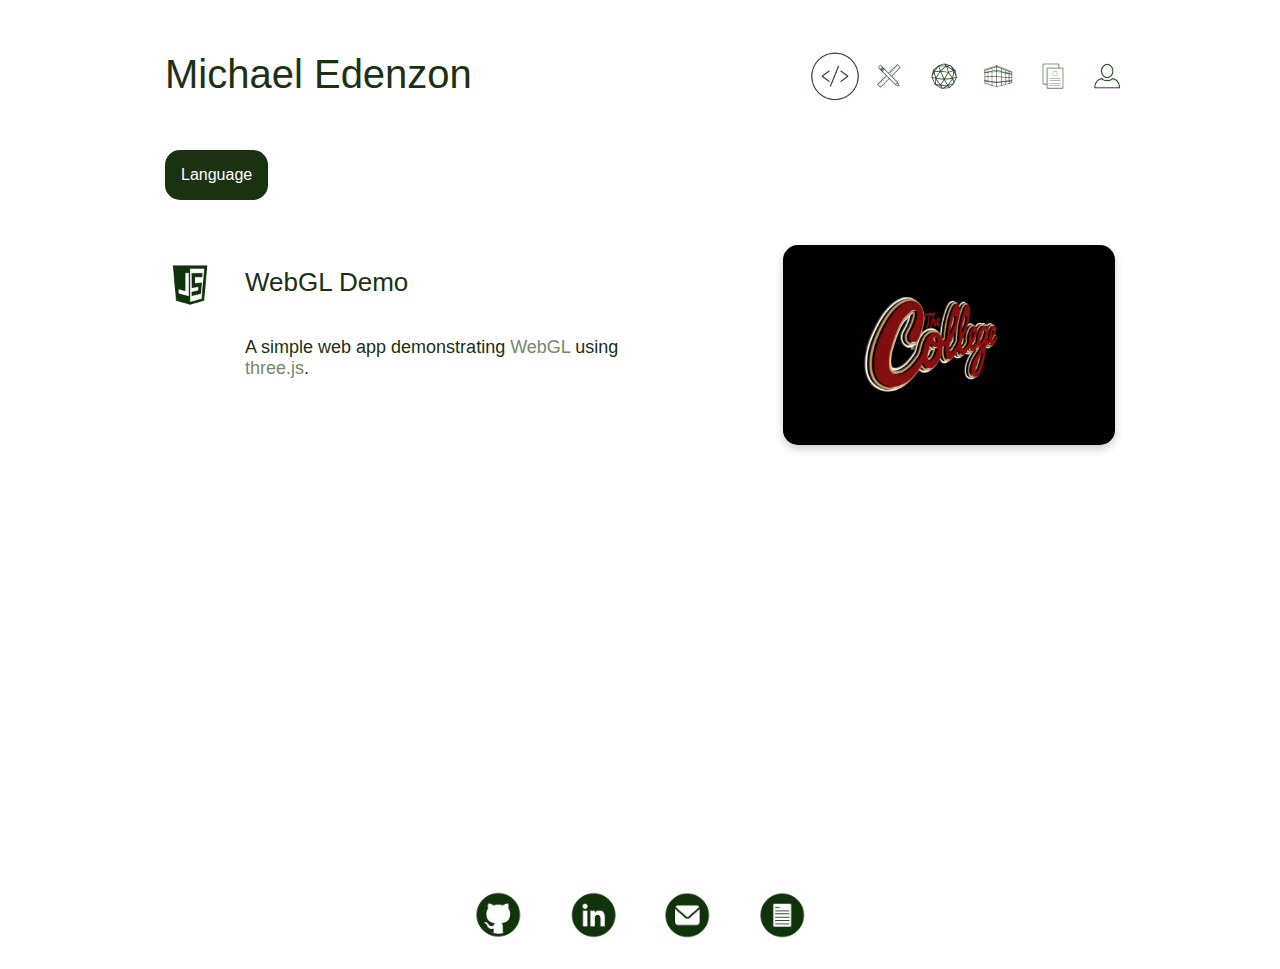
<file: categories/languages/javascript.html>
<html>

    <title>Software Projects | Michael Edenzon</title>

    <link href="../../default.css" rel="stylesheet" type="text/css" media="all" />
    <link href="../../cell-style.css" rel="stylesheet" type="text/css" media="all" />
    <link href="../dropdown-style.css" rel="stylesheet" type="text/css" media="all" />

    
    <body>

        <div class="header">
            <h1 class="title"><a style="color: #1A3212;" href="../../index.html">Michael Edenzon</a></h1>
            <ul class="tab-bar">
                <a href="../software.html">
                    <img class="link-img" id="tab-bar-item" src="../../images/cards/active/0.png" title="Software Projects" alt="Software Projects">
                </a>
                <a href="../design.html">
                    <img class="link-img" id="tab-bar-item" src="../../images/cards/inactive/1.png" title="Graphic Design" alt="Graphic Design">
                </a>
                <a href="../animation.html">
                    <img class="link-img" id="tab-bar-item" src="../../images/cards/inactive/2.png" title="3D Animation & Modeling" alt="3D Animation & Modeling">
                </a>
                <a href="../architecture.html">
                    <img class="link-img" id="tab-bar-item" src="../../images/cards/inactive/3.png" title="Architecture & Rendering" alt="Architecture & Rendering">
                </a>
                <a href="../publications.html">
                    <img class="link-img" id="tab-bar-item" src="../../images/cards/inactive/4.png" title="Publications" alt="Publications">
                </a>
                <a href="../about.html">
                    <img class="link-img" id="tab-bar-item" src="../../images/cards/inactive/5.png" title="About" alt="About">
                </a>
            </ul>
        </div>
        
        <div class="container">

            <div class="dropdown">
                <button class="dropbtn">Language</button>
                <div class="dropdown-content">
                    <a href="../software.html">All</a>
                    <a href="javascript.html">JavaScript</a>
                    <a href="python.html">Python</a>
                    <a href="swift.html">Swift</a>
                </div>
            </div>

            

            <!-- * * * * * * * * * * * *  WebGL  * * * * * * * * * * * * * -->

            <div class="cell-post">
                <hr style="visibility: hidden;">
                <div class="cell-header">
                    
                    <a target="_blank" href="" title="">
                        <img class="cell-icon" src="../../images/languages/javascript-logo.png" alt="JavaScript Logo">
                    </a>

                    <h2 class="cell-title">WebGL Demo</h2>
                    
                    <p class="cell-description">
                        A simple web app demonstrating <a target="_blank" href="https://developer.mozilla.org/en-US/docs/Web/API/WebGL_API">WebGL</a> using
                        <a target="_blank" href="https://threejs.org" target="_blank">three.js</a>.
                    </p>
                </div>

                <a class="cell-link" target="_blank" href="https://github.com/medenzon/WebGLProject">
                    <img class="cell-img" src="../../images/software/web-gl.gif" alt="Demo">
                </a>
            </div>




            <!-- * * * * * * * * * * * *  End  * * * * * * * * * * * * * -->


        </div>
    </body>

    <footer>
        <ul class="links" id="floor">
            <hr id="footer-hr">
            <a target="_blank" href="https://github.com/medenzon" target="_blank">
                <img class="link-img" src="../../images/links/github-logo.png" title="GitHub" alt="GitHub Logo">
            </a>
            <a target="_blank" href="https://www.linkedin.com/in/medenzon" target="_blank">
                <img class="link-img" src="../../images/links/linkedin-logo.png" title="LinkedIn" alt="LinkedIn Logo">
            </a>
            <a target="_blank" href="mailto:edenzonmp@g.cofc.edu?Subject=Portfolio" target="_blank">
                <img class="link-img" src="../../images/links/email-icon.png" title="Email" alt="Email Icon">
            </a>
            <a target="_blank" href="files/medenzon-resume.pdf" target="_blank">
                <img class="link-img" src="../../images/links/resume-icon.png" title="Resume" alt="Resume Icon">
            </a>
        </ul>
    </footer>
</html>
</file>
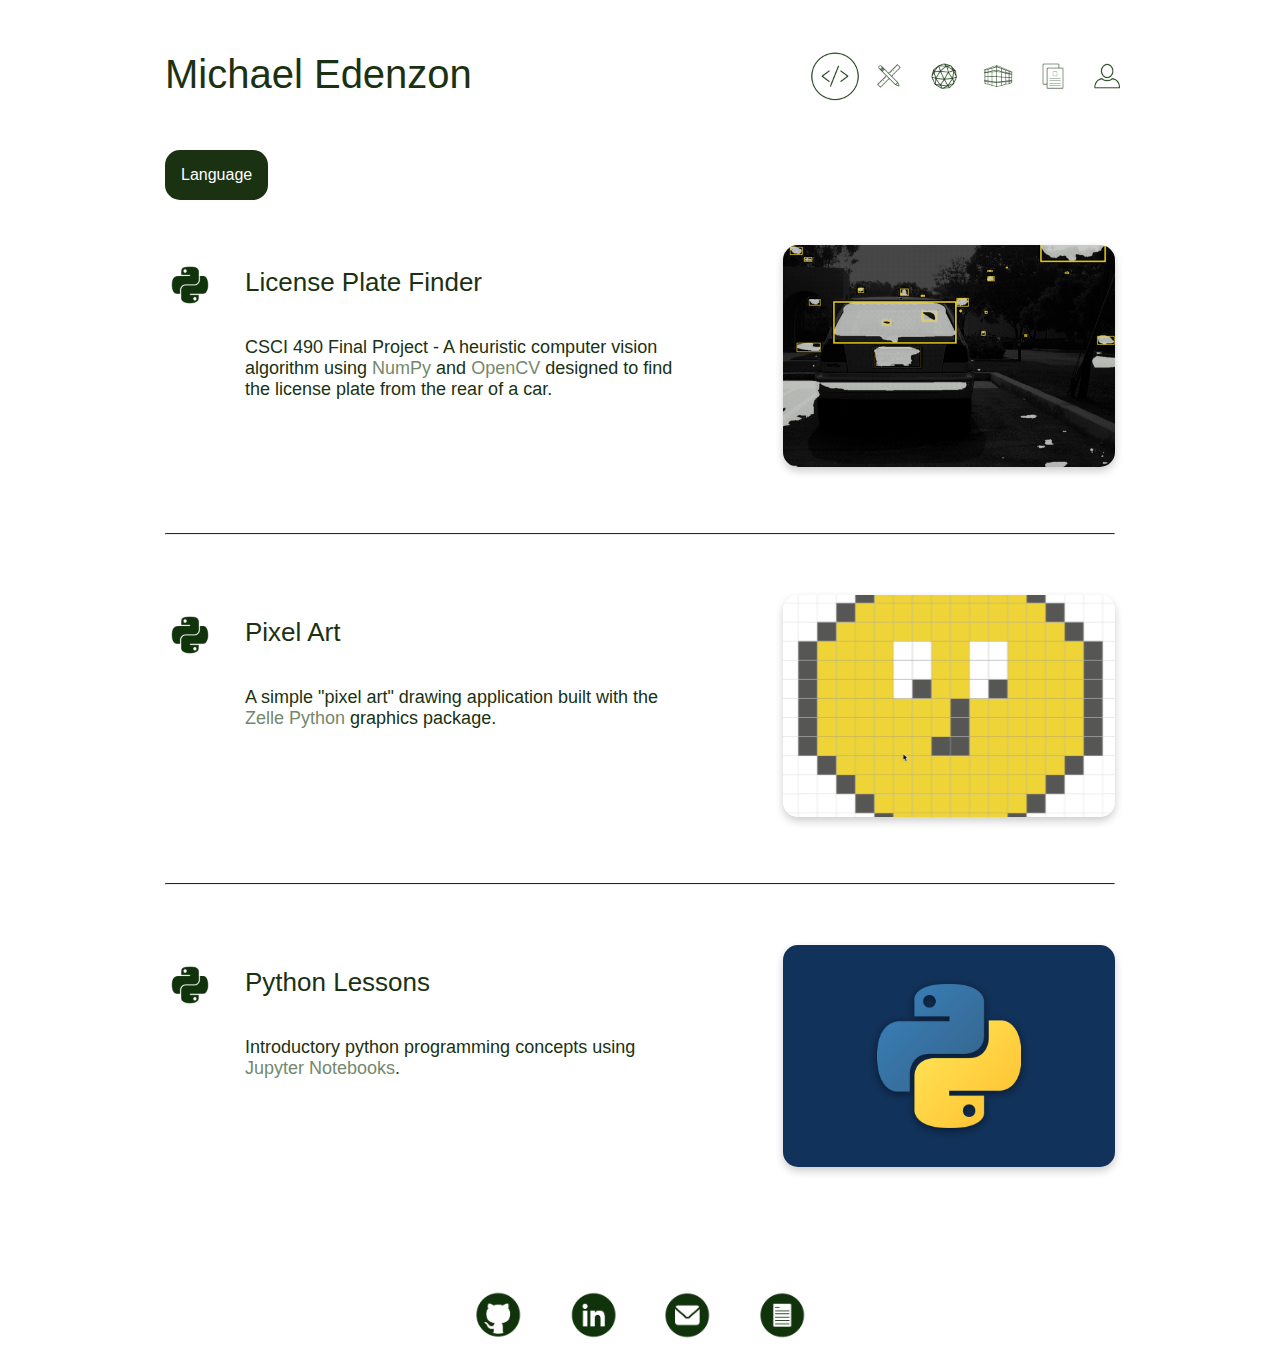
<file: categories/languages/python.html>
<html>

    <title>Software Projects | Michael Edenzon</title>

    <link href="../../default.css" rel="stylesheet" type="text/css" media="all" />
    <link href="../../cell-style.css" rel="stylesheet" type="text/css" media="all" />
    <link href="../dropdown-style.css" rel="stylesheet" type="text/css" media="all" />

    
    <body>

        <div class="header">
            <h1 class="title"><a style="color: #1A3212;" href="../../index.html">Michael Edenzon</a></h1>
            <ul class="tab-bar">
                <a href="../software.html">
                    <img class="link-img" id="tab-bar-item" src="../../images/cards/active/0.png" title="Software Projects" alt="Software Projects">
                </a>
                <a href="../design.html">
                    <img class="link-img" id="tab-bar-item" src="../../images/cards/inactive/1.png" title="Graphic Design" alt="Graphic Design">
                </a>
                <a href="../animation.html">
                    <img class="link-img" id="tab-bar-item" src="../../images/cards/inactive/2.png" title="3D Animation & Modeling" alt="3D Animation & Modeling">
                </a>
                <a href="../architecture.html">
                    <img class="link-img" id="tab-bar-item" src="../../images/cards/inactive/3.png" title="Architecture & Rendering" alt="Architecture & Rendering">
                </a>
                <a href="../publications.html">
                    <img class="link-img" id="tab-bar-item" src="../../images/cards/inactive/4.png" title="Publications" alt="Publications">
                </a>
                <a href="../about.html">
                    <img class="link-img" id="tab-bar-item" src="../../images/cards/inactive/5.png" title="About" alt="About">
                </a>
            </ul>
        </div>
        
        <div class="container">

            <div class="dropdown">
                <button class="dropbtn">Language</button>
                <div class="dropdown-content">
                    <a href="../software.html">All</a>
                    <a href="javascript.html">JavaScript</a>
                    <a href="python.html">Python</a>
                    <a href="swift.html">Swift</a>
                </div>
            </div>



             <!-- * * * * * * * * * * * *  Computer Vision  * * * * * * * * * * * * * -->

            <div class="cell-post">
                <hr style="visibility: hidden;">
                <div class="cell-header">
                    
                    <a target="_blank" href="https://www.python.org" target="_blank">
                        <img class="cell-icon" src="../../images/languages/python-logo.png" title="Python" alt="Python Logo">
                    </a>

                    <h2 class="cell-title">License Plate Finder</h2>
                    
                    <p class="cell-description">
                        CSCI 490 Final Project - A heuristic computer vision algorithm using
                        <a target="_blank" href="http://www.numpy.org" target="_blank">NumPy</a> and <a target="_blank" href="https://opencv.org" target="_blank">OpenCV</a>
                        designed to find the license plate from the rear of a car.
                    </p>
                </div>

                <a class="cell-link" target="_blank" href="https://github.com/medenzon/ComputerVision">
                    <img class="cell-img" src="../../images/software/computer-vision.gif" alt="Demo">
                </a>
            </div>



            <!-- * * * * * * * * * * * *  Pixel Art  * * * * * * * * * * * * * -->

            <div class="cell-post">
                <hr>
                <div class="cell-header">
                    
                    <a target="_blank" href="https://www.python.org" target="_blank">
                        <img class="cell-icon" src="../../images/languages/python-logo.png" title="Python" alt="Python Logo">
                    </a>

                    <h2 class="cell-title">Pixel Art</h2>
                    
                    <p class="cell-description">
                        A simple "pixel art" drawing application built with the
                        <a target="_blank" href="https://www.cs.swarthmore.edu/~newhall/cs21/pythondocs/using-graphics.html">Zelle Python</a>
                        graphics package.
                    </p>
                </div>

                <a class="cell-link" target="_blank" href="https://github.com/medenzon/PythonPixelArt">
                    <img class="cell-img" src="../../images/software/pixel-art.gif" alt="Demo">
                </a>
            </div>



            <!-- * * * * * * * * * * * *  Python Lessons  * * * * * * * * * * * * * -->

            <div class="cell-post">
                <hr>
                <div class="cell-header">
                    
                    <a target="_blank" href="https://www.python.org" target="_blank">
                        <img class="cell-icon" src="../../images/languages/python-logo.png" title="Python" alt="Python Logo">
                    </a>

                    <h2 class="cell-title">Python Lessons</h2>
                    
                    <p class="cell-description">
                            Introductory python programming concepts using <a target="_blank" href="http://jupyter.org" target="_blank">Jupyter Notebooks</a>.
                    </p>
                </div>

                <a class="cell-link" target="_blank" href="https://github.com/medenzon/python-lessons">
                    <img class="cell-img" src="../../images/software/python-lessons.png" alt="Demo">
                </a>
            </div>



            <!-- * * * * * * * * * * * *  End  * * * * * * * * * * * * * -->


        </div>
    </body>

    <footer>
        <ul class="links" id="floor">
            <hr id="footer-hr">
            <a target="_blank" href="https://github.com/medenzon" target="_blank">
                <img class="link-img" src="../../images/links/github-logo.png" title="GitHub" alt="GitHub Logo">
            </a>
            <a target="_blank" href="https://www.linkedin.com/in/medenzon" target="_blank">
                <img class="link-img" src="../../images/links/linkedin-logo.png" title="LinkedIn" alt="LinkedIn Logo">
            </a>
            <a target="_blank" href="mailto:edenzonmp@g.cofc.edu?Subject=Portfolio" target="_blank">
                <img class="link-img" src="../../images/links/email-icon.png" title="Email" alt="Email Icon">
            </a>
            <a target="_blank" href="files/medenzon-resume.pdf" target="_blank">
                <img class="link-img" src="../../images/links/resume-icon.png" title="Resume" alt="Resume Icon">
            </a>
        </ul>
    </footer>
</html>
</file>
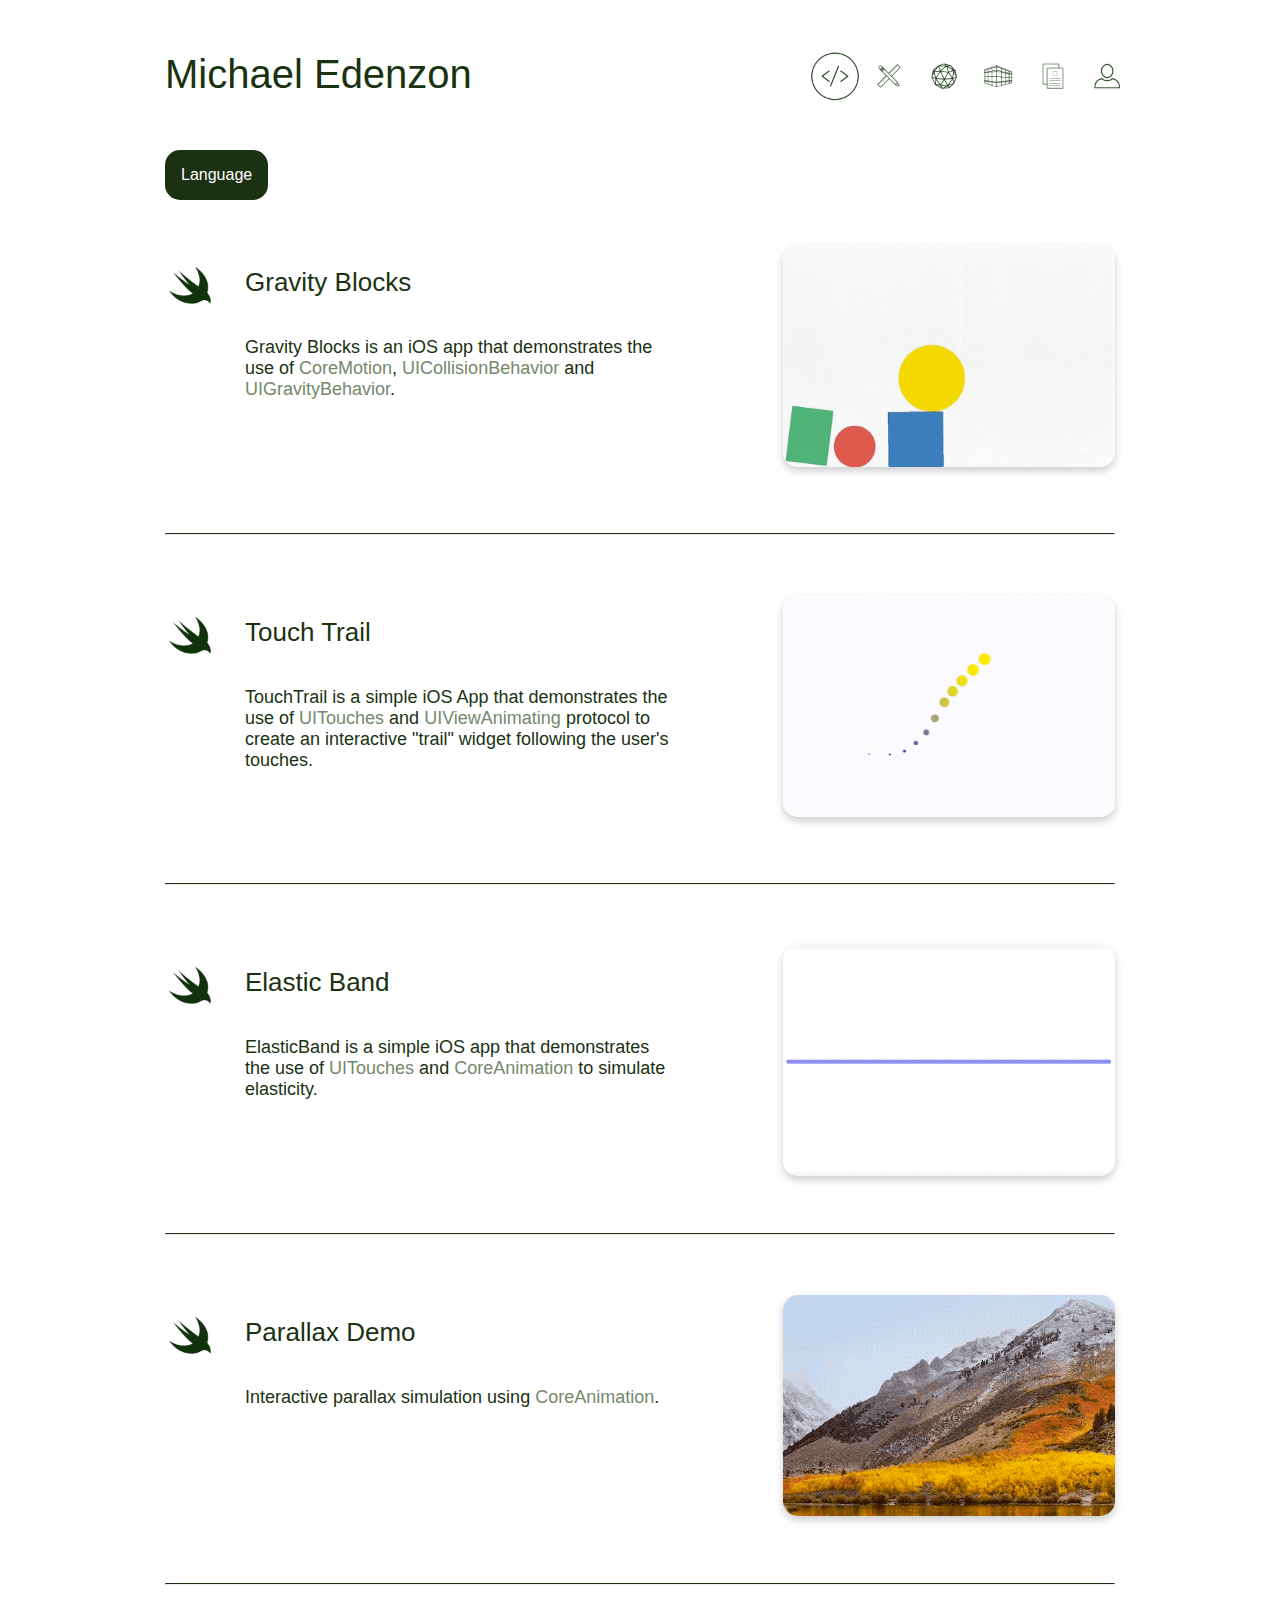
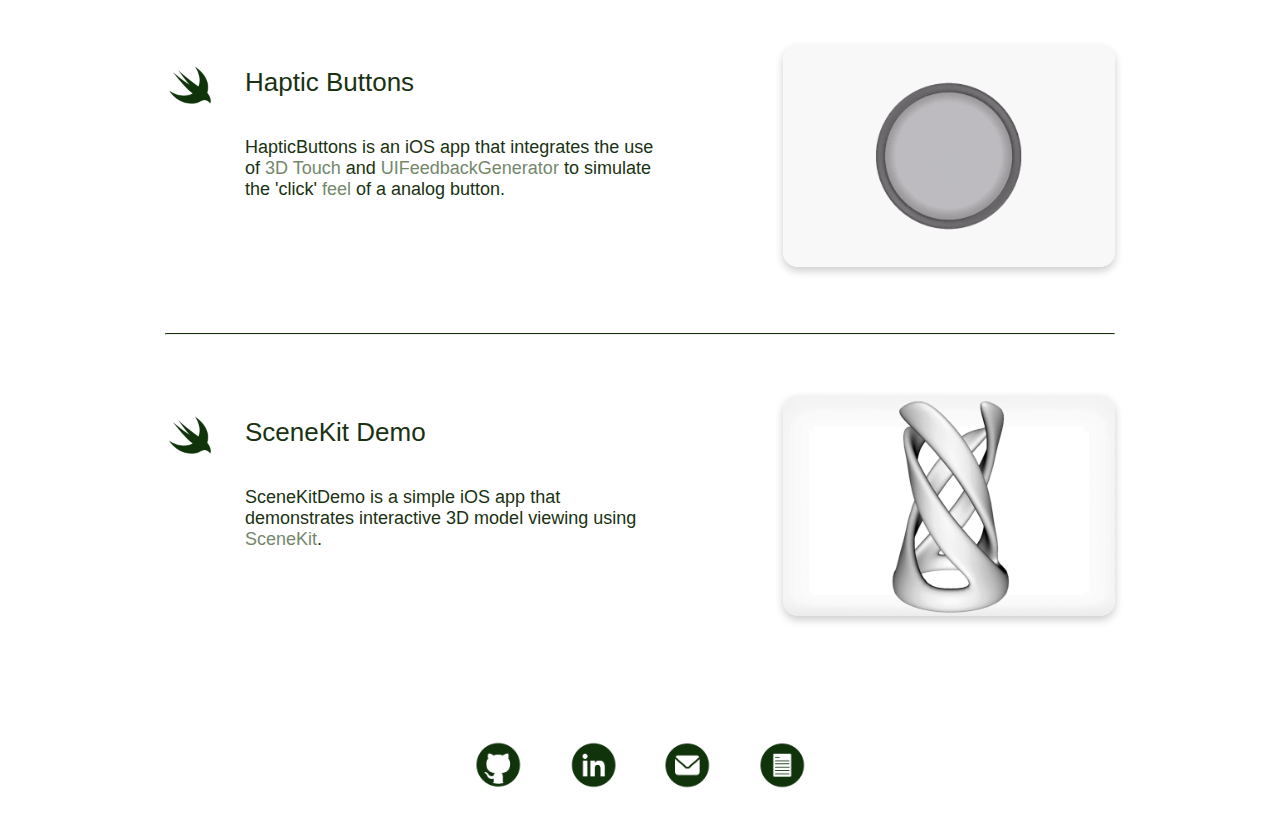
<file: categories/languages/swift.html>
<html>

    <title>Software Projects | Michael Edenzon</title>

    <link href="../../default.css" rel="stylesheet" type="text/css" media="all" />
    <link href="../../cell-style.css" rel="stylesheet" type="text/css" media="all" />
    <link href="../dropdown-style.css" rel="stylesheet" type="text/css" media="all" />

    
    <body>

        <div class="header">
            <h1 class="title"><a style="color: #1A3212;" href="../../index.html">Michael Edenzon</a></h1>
            <ul class="tab-bar">
                <a href="../software.html">
                    <img class="link-img" id="tab-bar-item" src="../../images/cards/active/0.png" title="Software Projects" alt="Software Projects">
                </a>
                <a href="../design.html">
                    <img class="link-img" id="tab-bar-item" src="../../images/cards/inactive/1.png" title="Graphic Design" alt="Graphic Design">
                </a>
                <a href="../animation.html">
                    <img class="link-img" id="tab-bar-item" src="../../images/cards/inactive/2.png" title="3D Animation & Modeling" alt="3D Animation & Modeling">
                </a>
                <a href="../architecture.html">
                    <img class="link-img" id="tab-bar-item" src="../../images/cards/inactive/3.png" title="Architecture & Rendering" alt="Architecture & Rendering">
                </a>
                <a href="../publications.html">
                    <img class="link-img" id="tab-bar-item" src="../../images/cards/inactive/4.png" title="Publications" alt="Publications">
                </a>
                <a href="../about.html">
                    <img class="link-img" id="tab-bar-item" src="../../images/cards/inactive/5.png" title="About" alt="About">
                </a>
            </ul>
        </div>
        
        <div class="container">

            <div class="dropdown">
                <button class="dropbtn">Language</button>
                <div class="dropdown-content">
                    <a href="../software.html">All</a>
                    <a href="javascript.html">JavaScript</a>
                    <a href="python.html">Python</a>
                    <a href="swift.html">Swift</a>
                </div>
            </div>

            

             <!-- * * * * * * * * * * * *  Gravity Blocks  * * * * * * * * * * * * * -->

            <div class="cell-post">
                <hr style="visibility: hidden;">
                <div class="cell-header">
                    
                    <a target="_blank" href="https://swift.org" target="_blank">
                        <img class="cell-icon" src="../../images/languages/swift-logo.png" title="Swift" alt="Swift Logo">
                    </a>

                    <h2 class="cell-title">Gravity Blocks</h2>
                    
                    <p class="cell-description">
                        Gravity Blocks is an iOS app that demonstrates the use of
                        <a target="_blank" href="https://developer.apple.com/documentation/coremotion">CoreMotion</a>,
                        <a target="_blank" href="https://developer.apple.com/documentation/uikit/uicollisionbehavior">UICollisionBehavior</a> and
                        <a target="_blank" href="https://developer.apple.com/documentation/uikit/uigravitybehavior">UIGravityBehavior</a>.
                    </p>
                </div>

                <a class="cell-link" target="_blank" href="https://github.com/medenzon/GravityBlocks">
                    <img class="cell-img" src="../../images/software/gravity-blocks.gif" alt="Demo">
                </a>
            </div>



            <!-- * * * * * * * * * * * *  Touch Trail  * * * * * * * * * * * * * -->

            <div class="cell-post">
                <hr>
                <div class="cell-header">
                    
                    <a target="_blank" href="https://swift.org" target="_blank">
                        <img class="cell-icon" src="../../images/languages/swift-logo.png" title="Swift" alt="Swift Logo">
                    </a>

                    <h2 class="cell-title">Touch Trail</h2>
                    
                    <p class="cell-description">
                        TouchTrail is a simple iOS App that demonstrates the use of
                        <a target="_blank" href="https://developer.apple.com/documentation/uikit/uitouch">UITouches</a> and
                        <a target="_blank" href="https://developer.apple.com/documentation/uikit/uiviewanimating">UIViewAnimating</a>
                        protocol to create an interactive "trail" widget following the user's touches.
                    </p>
                </div>

                <a class="cell-link" target="_blank" href="https://github.com/medenzon/TouchTrail">
                    <img class="cell-img" src="../../images/software/touch-trail.gif" alt="Demo">
                </a>
            </div>



            <!-- * * * * * * * * * * * *  Elastic Band  * * * * * * * * * * * * * -->

            <div class="cell-post">
                <hr>
                <div class="cell-header">
                    
                    <a target="_blank" href="https://swift.org" target="_blank">
                        <img class="cell-icon" src="../../images/languages/swift-logo.png" title="Swift" alt="Swift Logo">
                    </a>

                    <h2 class="cell-title">Elastic Band</h2>
                    
                    <p class="cell-description">
                        ElasticBand is a simple iOS app that demonstrates the use of
                        <a target="_blank" href="https://developer.apple.com/documentation/uikit/uitouch">UITouches</a> and
                        <a target="_blank" href="https://developer.apple.com/documentation/quartzcore">CoreAnimation</a>
                        to simulate elasticity.
                    </p>
                </div>

                <a class="cell-link" target="_blank" href="https://github.com/medenzon/ElasticBand">
                    <img class="cell-img" src="../../images/software/elastic-band.gif" alt="Demo">
                </a>
            </div>



            <!-- * * * * * * * * * * * *  Parallax Demo  * * * * * * * * * * * * * -->

            <div class="cell-post">
                <hr>
                <div class="cell-header">
                    
                    <a target="_blank" href="https://swift.org" target="_blank">
                        <img class="cell-icon" src="../../images/languages/swift-logo.png" title="Swift" alt="Swift Logo">
                    </a>

                    <h2 class="cell-title">Parallax Demo</h2>
                    
                    <p class="cell-description">
                        Interactive parallax simulation using <a target="_blank" href="https://developer.apple.com/documentation/quartzcore">CoreAnimation</a>.
                    </p>
                </div>

                <a class="cell-link" target="_blank" href="https://github.com/medenzon/ParallaxDemo">
                    <img class="cell-img" src="../../images/software/parallax-demo.gif" alt="Demo">
                </a>
            </div>



            <!-- * * * * * * * * * * * *  Haptic Buttons  * * * * * * * * * * * * * -->

            <div class="cell-post">
                <hr>
                <div class="cell-header">
                    
                    <a target="_blank" href="https://swift.org" target="_blank">
                        <img class="cell-icon" src="../../images/languages/swift-logo.png" title="Swift" alt="Swift Logo">
                    </a>

                    <h2 class="cell-title">Haptic Buttons</h2>
                    
                    <p class="cell-description">
                        HapticButtons is an iOS app that integrates the use of
                        <a target="_blank" href="https://developer.apple.com/design/human-interface-guidelines/ios/user-interaction/3d-touch/">3D Touch</a> and
                        <a target="_blank" href="https://developer.apple.com/documentation/uikit/uifeedbackgenerator">UIFeedbackGenerator</a>
                        to simulate the 'click'
                        <a target="_blank" href="https://developer.apple.com/design/human-interface-guidelines/ios/user-interaction/feedback/">feel</a>
                        of a analog button.
                    </p>
                </div>

                <a class="cell-link" target="_blank" href="https://github.com/medenzon/HapticButtons">
                    <img class="cell-img" src="../../images/software/haptic-buttons.gif" alt="Demo">
                </a>
            </div>


            
            <!-- * * * * * * * * * * * *  SceneKit Demo  * * * * * * * * * * * * * -->

            <div class="cell-post">
                <hr>
                <div class="cell-header">
                    
                    <a target="_blank" href="https://swift.org" target="_blank">
                        <img class="cell-icon" src="../../images/languages/swift-logo.png" title="Swift" alt="Swift Logo">
                    </a>

                    <h2 class="cell-title">SceneKit Demo</h2>
                    
                    <p class="cell-description">
                        SceneKitDemo is a simple iOS app that demonstrates interactive 3D model viewing using
                        <a target="_blank" href="https://developer.apple.com/documentation/scenekit">SceneKit</a>.
                    </p>
                </div>

                <a class="cell-link" target="_blank" href="https://github.com/medenzon/SceneKitDemo">
                    <img class="cell-img" src="../../images/software/scenekit-demo.gif" alt="Demo">
                </a>
            </div>



            <!-- * * * * * * * * * * * *  End  * * * * * * * * * * * * * -->


        </div>
    </body>

    <footer>
        <ul class="links" id="floor">
            <hr id="footer-hr">
            <a target="_blank" href="https://github.com/medenzon" target="_blank">
                <img class="link-img" src="../../images/links/github-logo.png" title="GitHub" alt="GitHub Logo">
            </a>
            <a target="_blank" href="https://www.linkedin.com/in/medenzon" target="_blank">
                <img class="link-img" src="../../images/links/linkedin-logo.png" title="LinkedIn" alt="LinkedIn Logo">
            </a>
            <a target="_blank" href="mailto:edenzonmp@g.cofc.edu?Subject=Portfolio" target="_blank">
                <img class="link-img" src="../../images/links/email-icon.png" title="Email" alt="Email Icon">
            </a>
            <a target="_blank" href="files/medenzon-resume.pdf" target="_blank">
                <img class="link-img" src="../../images/links/resume-icon.png" title="Resume" alt="Resume Icon">
            </a>
        </ul>
    </footer>
</html>
</file>
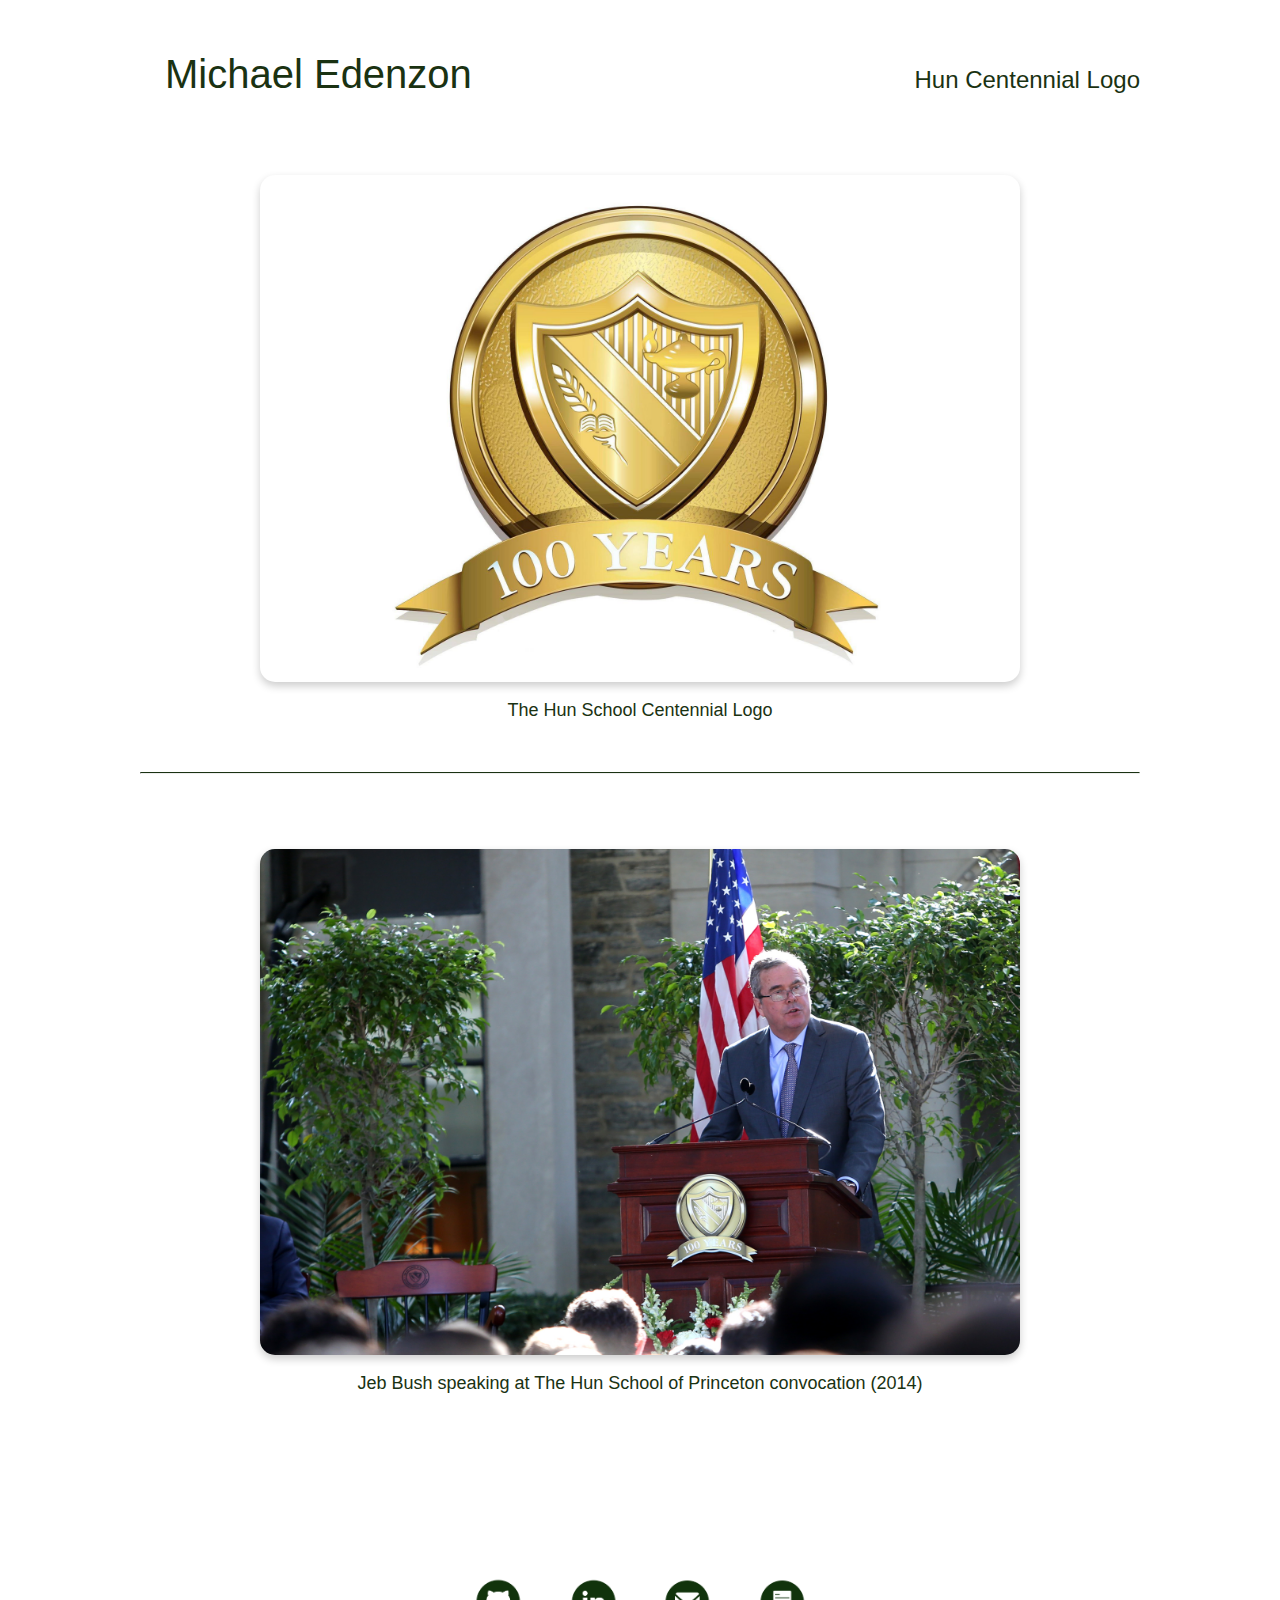
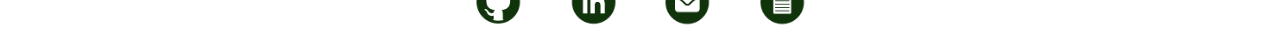
<file: categories/pages/hun-centennial-logo.html>
<html>
    
    <title>Hun Centennial Logo | Michael Edenzon</title>

    <link href="../../default.css" rel="stylesheet" type="text/css" media="all" />
    <link href="../../cell-style.css" rel="stylesheet" type="text/css" media="all" />

    
    <body>
        
        <div class="header">
            <h1 class="title"><a style="color: #1A3212;" href="../../index.html">Michael Edenzon</a></h1>
            <h1 class="page-title">Hun Centennial Logo</h1>
        </div>
        
        <div class="container">



            <!-- * * * * * * * * * * * *  Hun Centennial Logo  * * * * * * * * * * * * * -->
            
            <div class="cell-post">
                <img class="post-img" src="../../images/designs/hun-centennial-logo.png" alt="Hun Centennial Logo">
                <p class="post-description">
                    The Hun School Centennial Logo
                </p>
            </div>

            <hr>


            <!-- * * * * * * * * * * * *  Hun Centennial Logo  * * * * * * * * * * * * * -->
            
            <div class="cell-post">
                <img class="post-img" src="../../images/designs/jeb-bush-hun-centennial.png" alt="Jeb Bush Speaking at The Hun School">
                <p class="post-description">
                    Jeb Bush speaking at The Hun School of Princeton convocation (2014)
                </p>
            </div>



            <!-- * * * * * * * * * * * *  End  * * * * * * * * * * * * * -->


            
        </div>
    </body>


    <footer>
        <ul class="links" id="floor">
            <hr id="footer-hr">
            <a target="_blank" href="https://github.com/medenzon" target="_blank">
                <img class="link-img" src="../../images/links/github-logo.png" title="GitHub" alt="GitHub Logo">
            </a>
            <a target="_blank" href="https://www.linkedin.com/in/medenzon" target="_blank">
                <img class="link-img" src="../../images/links/linkedin-logo.png" title="LinkedIn" alt="LinkedIn Logo">
            </a>
            <a target="_blank" href="mailto:edenzonmp@g.cofc.edu?Subject=Portfolio" target="_blank">
                <img class="link-img" src="../../images/links/email-icon.png" title="Email" alt="Email Icon">
            </a>
            <a target="_blank" href="files/medenzon-resume.pdf" target="_blank">
                <img class="link-img" src="../../images/links/resume-icon.png" title="Resume" alt="Resume Icon">
            </a>
        </ul>
    </footer>
</html>
</file>
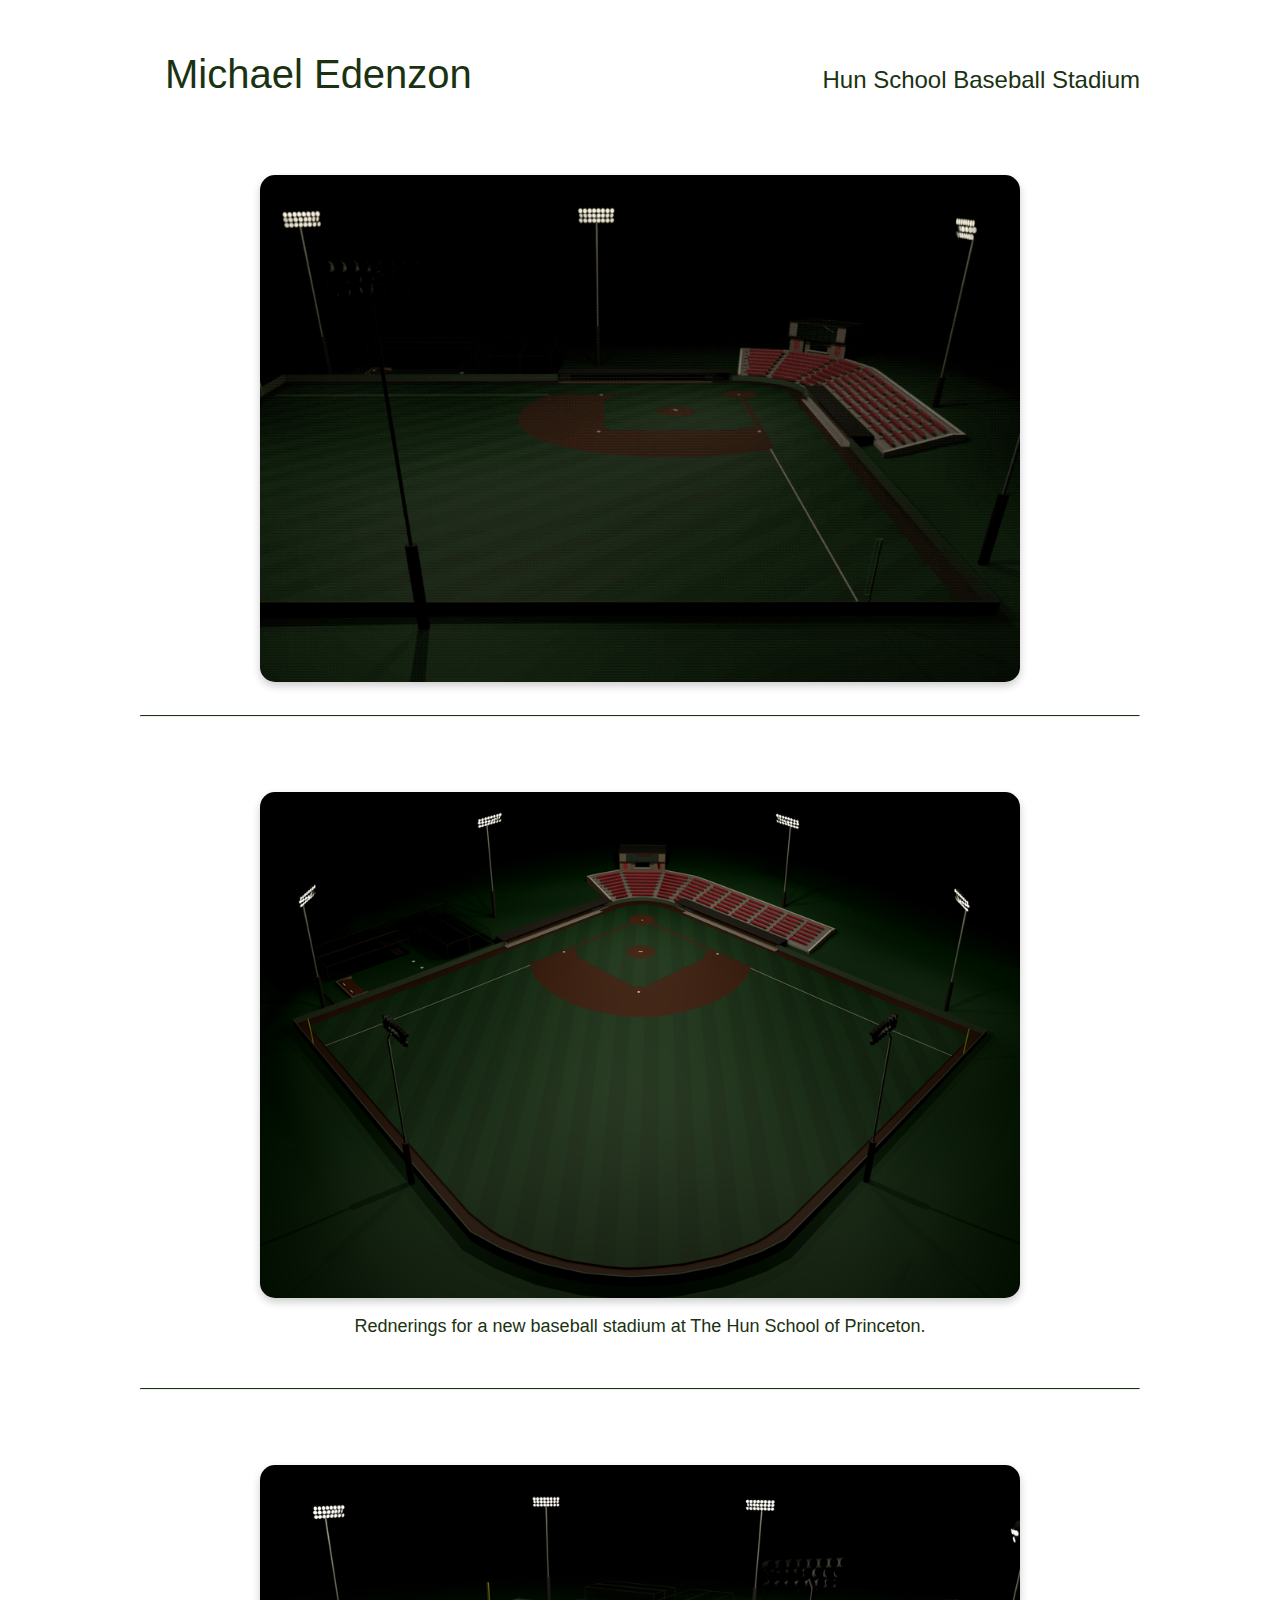
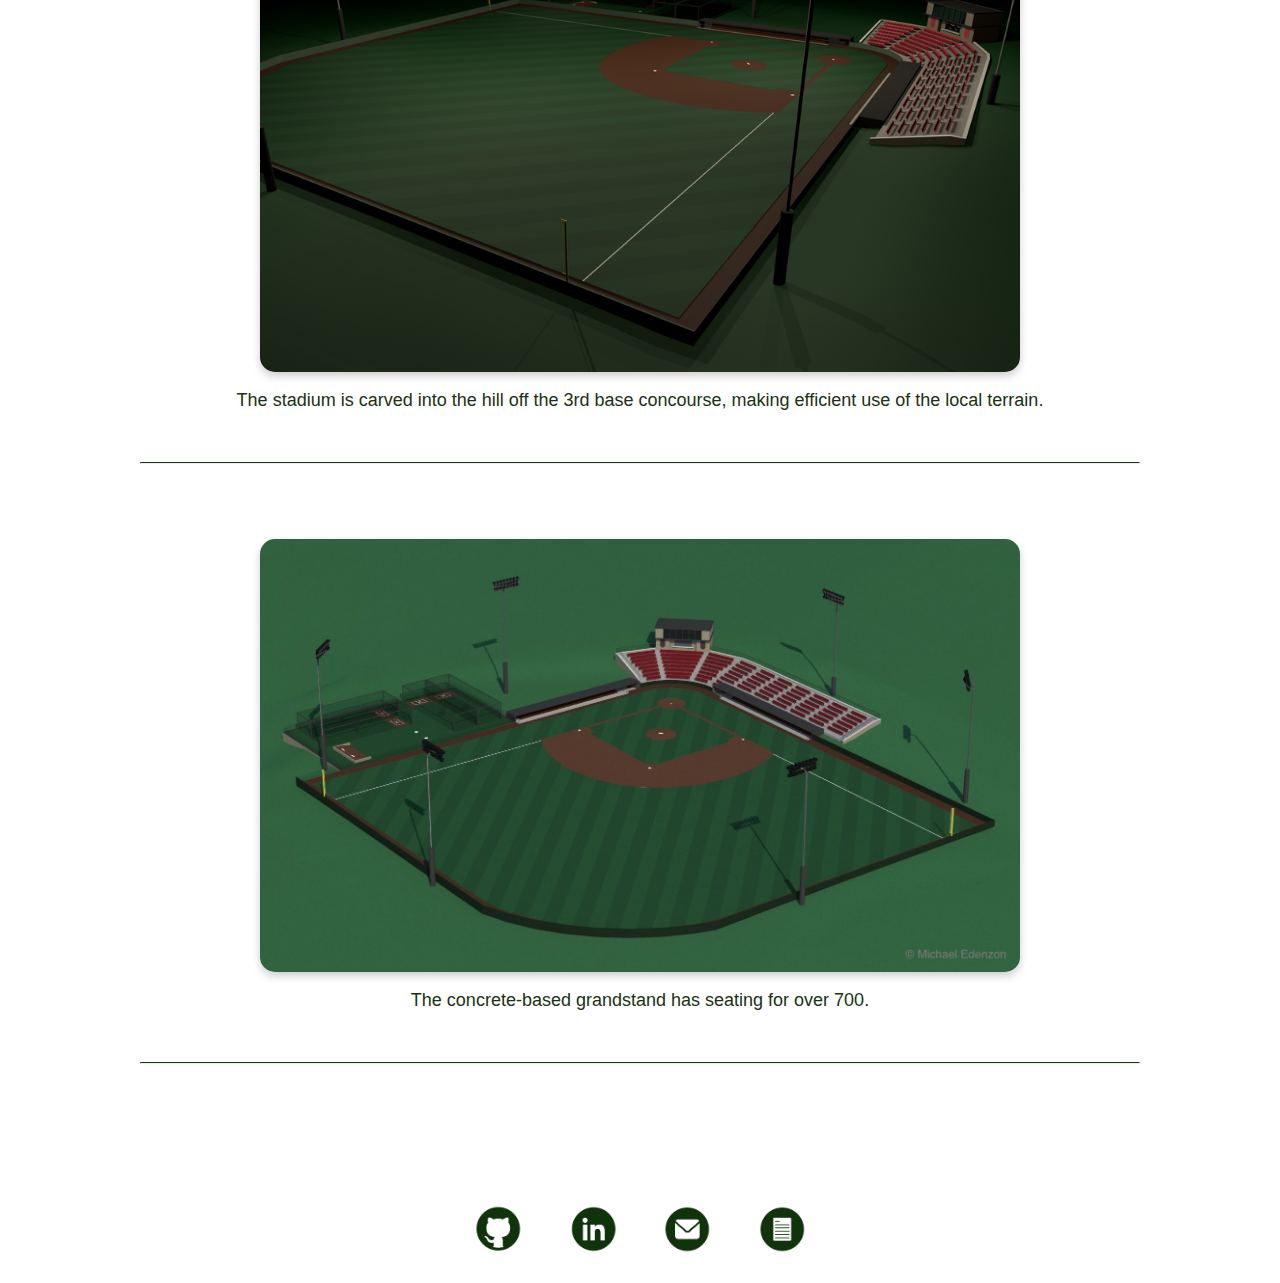
<file: categories/pages/hun-stadium.html>
<html>
    
    <title>Hun Baseball Stadium | Michael Edenzon</title>

    <link href="../../default.css" rel="stylesheet" type="text/css" media="all" />
    <link href="../../cell-style.css" rel="stylesheet" type="text/css" media="all" />

    
    <body>
        
        <div class="header">
            <h1 class="title"><a style="color: #1A3212;" href="../../index.html">Michael Edenzon</a></h1>
            <h1 class="page-title">Hun School Baseball Stadium</h1>
        </div>
        
        <div class="container">
            


            <!-- * * * * * * * * * * * *  Rendering Video  * * * * * * * * * * * * * -->
            
            <!--
            <div class="cell-post">
                <video class="post-video" autoplay>
                    <source src="../../images/renderings/hun-stadium-render.mp4" type="video/mp4">
                </video>
                <p class="post-description">
                    Rednerings for a new baseball stadium at The Hun School of Princeton.<br>
                </p>
            </div>
            -->
            
            <div class="cell-post">
                <img class="post-img" src="../../images/renderings/hun-stadium-render.gif" alt="Hun School Baseball Stadium Rendering">
            </div>

            <hr>



            <!-- * * * * * * * * * * * *  Rendering 1  * * * * * * * * * * * * * -->
            
            <div class="cell-post">
                <img class="post-img" src="../../images/renderings/hun-stadium-render-1.jpg" alt="Hun School Baseball Stadium Rendering">

                <p class="post-description">
                    Rednerings for a new baseball stadium at The Hun School of Princeton.<br>
                    </p>
            </div>

            <hr>



            <!-- * * * * * * * * * * * *  Rendering 2  * * * * * * * * * * * * * -->
            
            <div class="cell-post">
                <img class="post-img" src="../../images/renderings/hun-stadium-render-2.jpg" alt="Hun School Baseball Stadium Rendering">
                <p class="post-description">
                        The stadium is carved into the hill off the 3rd base concourse, making efficient use of the local terrain.
                </p>
            </div>

            <hr>



             <!-- * * * * * * * * * * * *  Rendering 3  * * * * * * * * * * * * * -->
            
            <div class="cell-post">
                <img class="post-img" src="../../images/renderings/hun-stadium-render-3.jpg" alt="Hun School Baseball Stadium Rendering">
                <p class="post-description">
                        The concrete-based grandstand has seating for over 700.
                </p>
            </div>

            <hr>



            <!-- * * * * * * * * * * * *  End  * * * * * * * * * * * * * -->


            
        </div>
    </body>


    <footer>
        <ul class="links" id="floor">
            <hr id="footer-hr">
            <a target="_blank" href="https://github.com/medenzon" target="_blank">
                <img class="link-img" src="../../images/links/github-logo.png" title="GitHub" alt="GitHub Logo">
            </a>
            <a target="_blank" href="https://www.linkedin.com/in/medenzon" target="_blank">
                <img class="link-img" src="../../images/links/linkedin-logo.png" title="LinkedIn" alt="LinkedIn Logo">
            </a>
            <a target="_blank" href="mailto:edenzonmp@g.cofc.edu?Subject=Portfolio" target="_blank">
                <img class="link-img" src="../../images/links/email-icon.png" title="Email" alt="Email Icon">
            </a>
            <a target="_blank" href="files/medenzon-resume.pdf" target="_blank">
                <img class="link-img" src="../../images/links/resume-icon.png" title="Resume" alt="Resume Icon">
            </a>
        </ul>
    </footer>
</html>
</file>
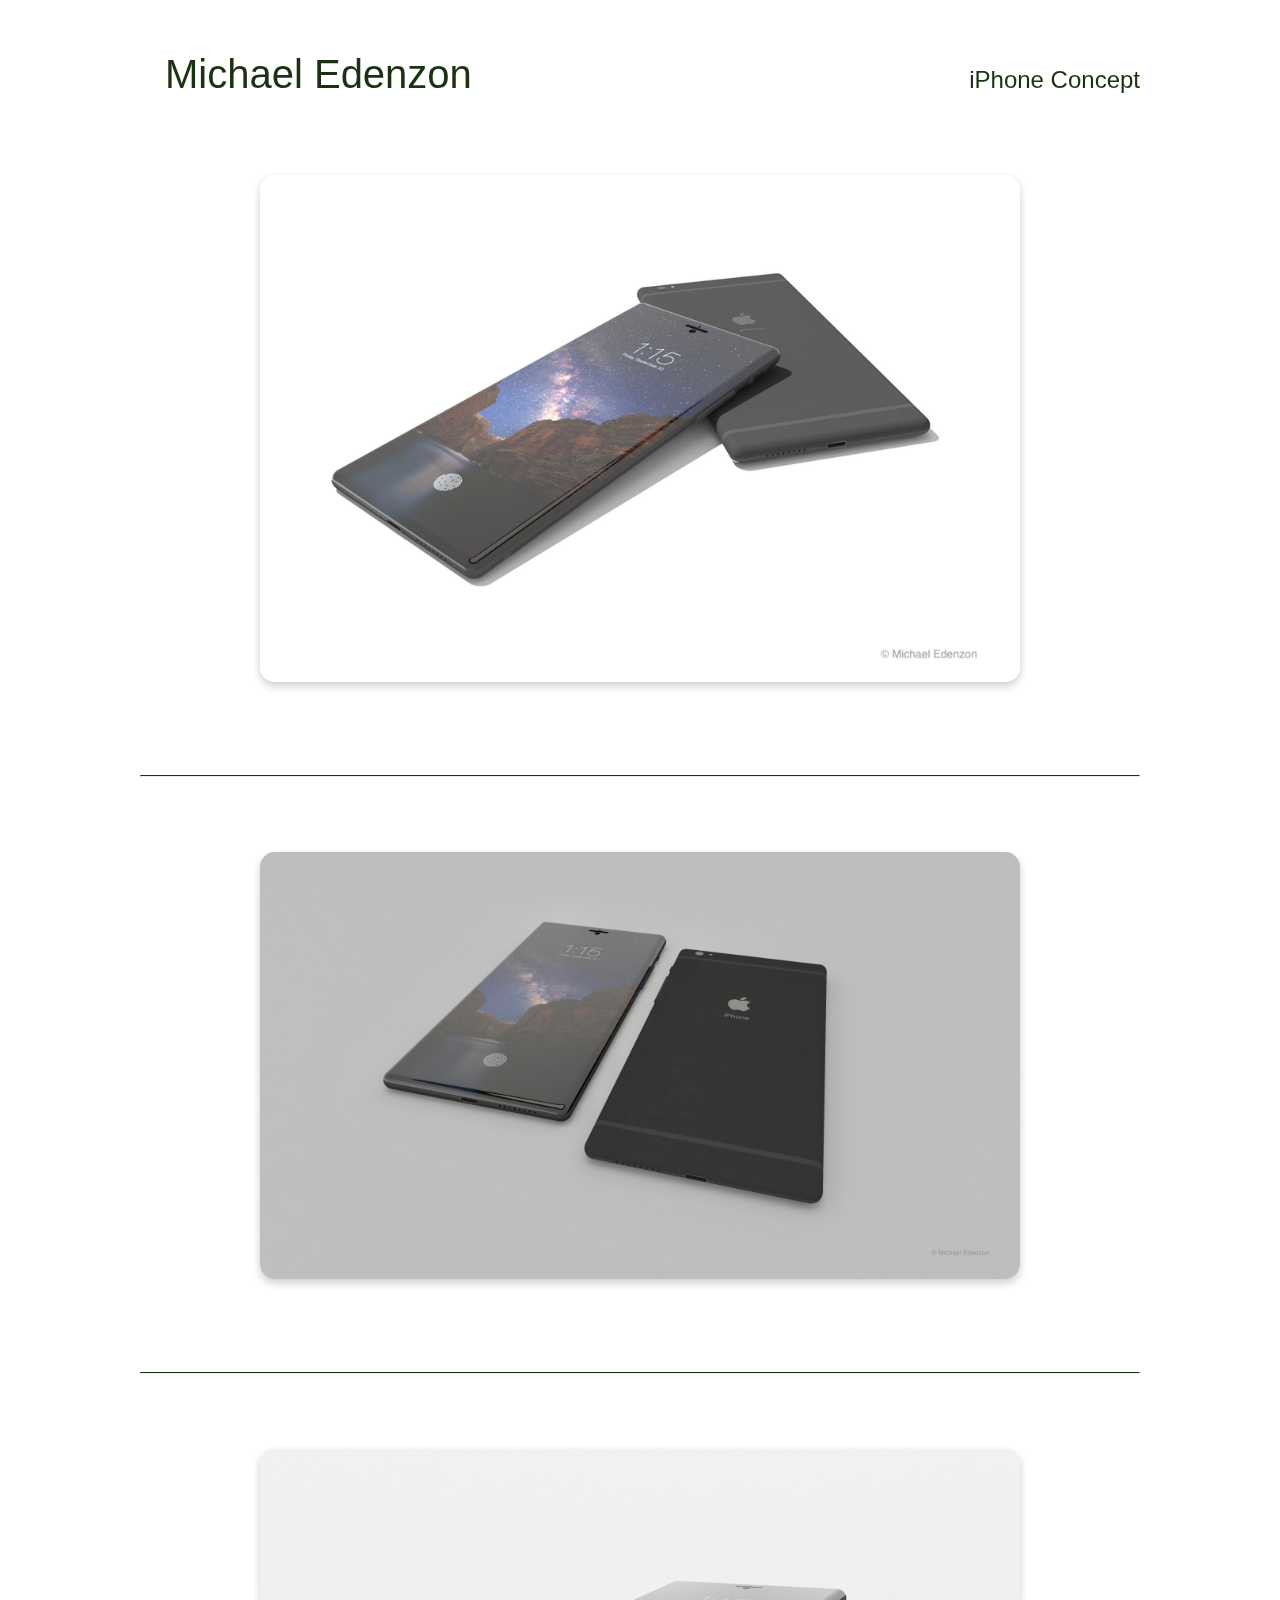
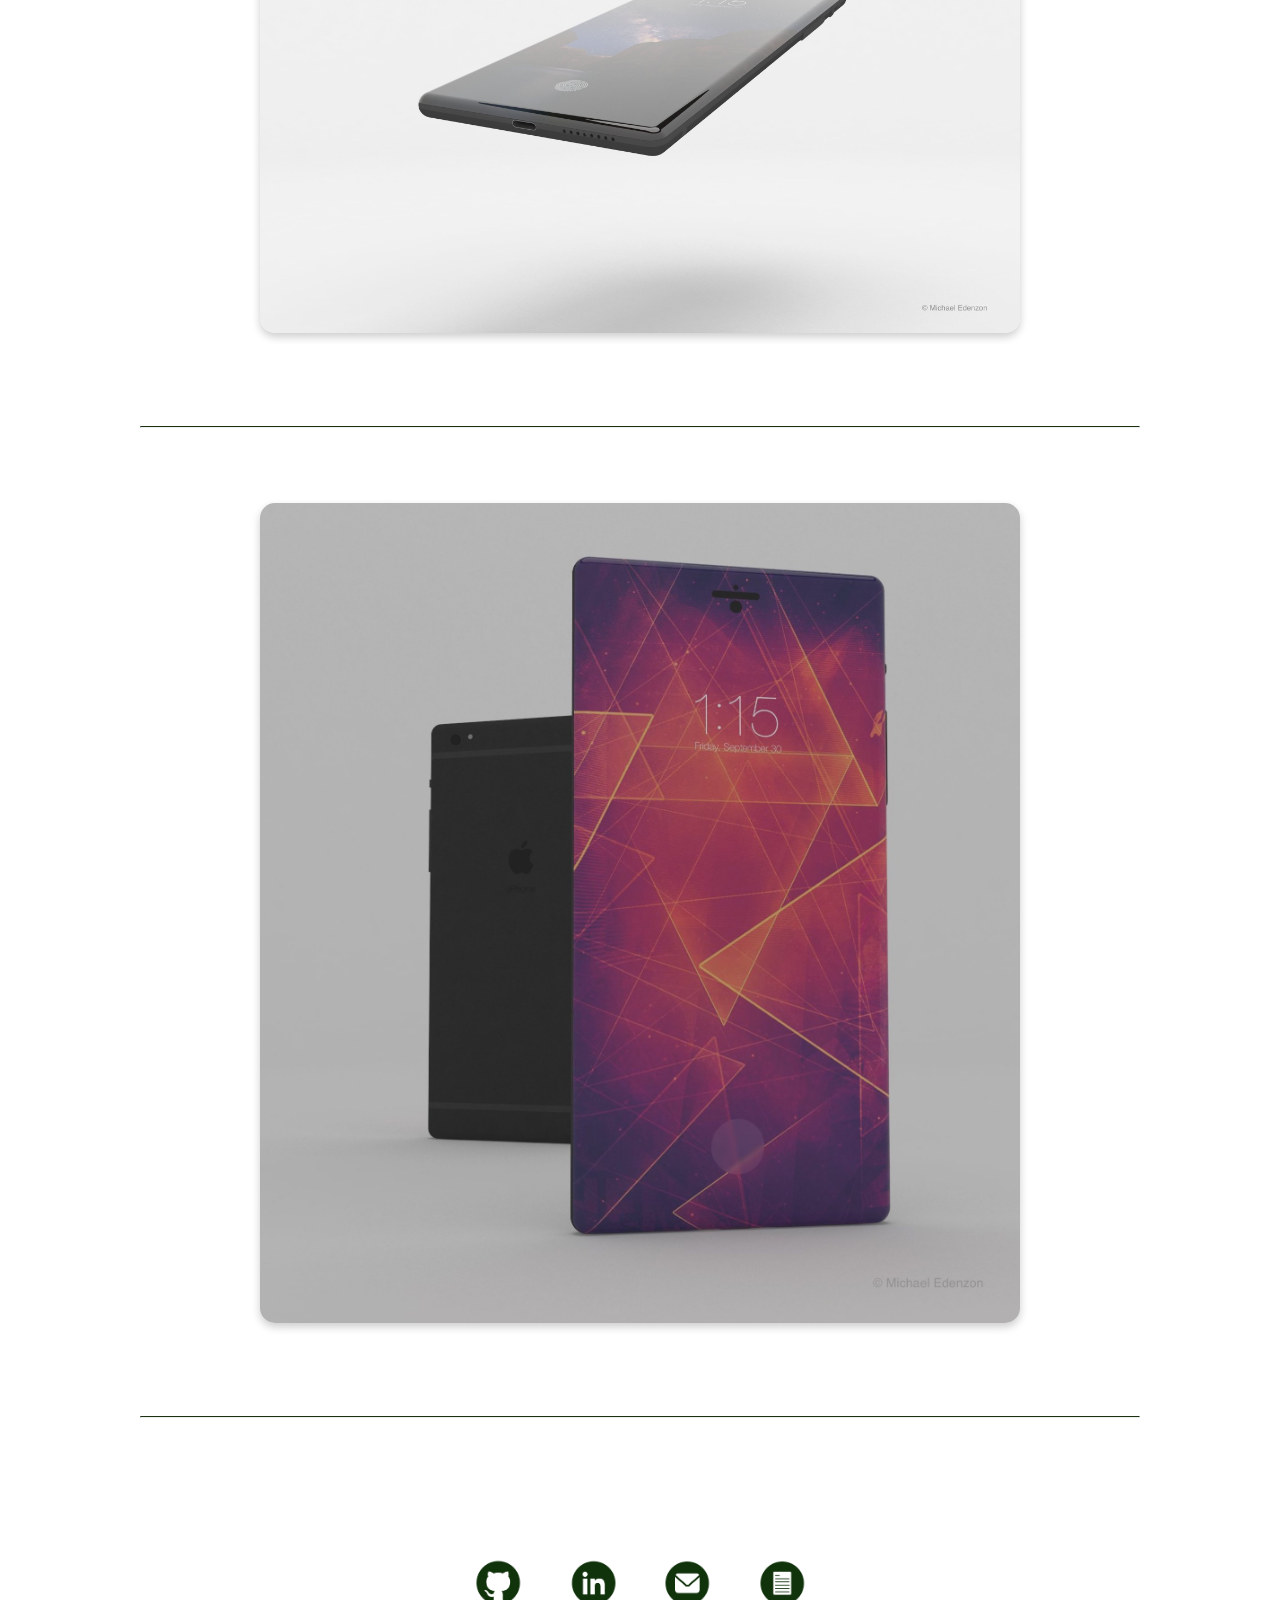
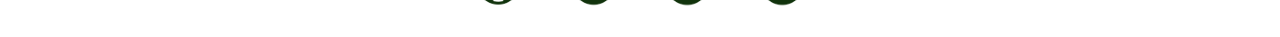
<file: categories/pages/iphone-concept.html>
<html>
    
    <title>iPhone Concept| Michael Edenzon</title>

    <link href="../../default.css" rel="stylesheet" type="text/css" media="all" />
    <link href="../../cell-style.css" rel="stylesheet" type="text/css" media="all" />

    
    <body>
        
        <div class="header">
            <h1 class="title"><a style="color: #1A3212;" href="../../index.html">Michael Edenzon</a></h1>
            <h1 class="page-title">iPhone Concept</h1>
        </div>
        
        <div class="container">

            

            <!-- * * * * * * * * * * * *  Rendering 1  * * * * * * * * * * * * * -->
            
            <div class="cell-post">
                <img class="post-img" src="../../images/renderings/iphone-x-concept-1.png" alt="iPhone Concept">
                <p class="post-description">
                    
                </p>
            </div>

            <hr style="margin-top:50px;">



            <!-- * * * * * * * * * * * *  Rendering 2  * * * * * * * * * * * * * -->
            
            <div class="cell-post">
                <img class="post-img" src="../../images/renderings/iphone-x-concept-2.jpg" alt="iPhone Concept">
                <p class="post-description">
                    
                </p>
            </div>

            <hr style="margin-top:50px;">



            <!-- * * * * * * * * * * * *  Rendering 3  * * * * * * * * * * * * * -->
            
            <div class="cell-post">
                <img class="post-img" src="../../images/renderings/iphone-x-concept-3.jpg" alt="iPhone Concept">
                <p class="post-description">
                    
                </p>
            </div>

            <hr style="margin-top:50px;">



            <!-- * * * * * * * * * * * *  Rendering 4  * * * * * * * * * * * * * -->
            
            <div class="cell-post">
                <img class="post-img" src="../../images/renderings/iphone-x-concept-4.jpg" alt="iPhone Concept">
                <p class="post-description">
                    
                </p>
            </div>

            <hr style="margin-top:50px;">



            <!-- * * * * * * * * * * * *  End  * * * * * * * * * * * * * -->


            
        </div>
    </body>


    <footer>
        <ul class="links" id="floor">
            <hr id="footer-hr">
            <a target="_blank" href="https://github.com/medenzon" target="_blank">
                <img class="link-img" src="../../images/links/github-logo.png" title="GitHub" alt="GitHub Logo">
            </a>
            <a target="_blank" href="https://www.linkedin.com/in/medenzon" target="_blank">
                <img class="link-img" src="../../images/links/linkedin-logo.png" title="LinkedIn" alt="LinkedIn Logo">
            </a>
            <a target="_blank" href="mailto:edenzonmp@g.cofc.edu?Subject=Portfolio" target="_blank">
                <img class="link-img" src="../../images/links/email-icon.png" title="Email" alt="Email Icon">
            </a>
            <a target="_blank" href="files/medenzon-resume.pdf" target="_blank">
                <img class="link-img" src="../../images/links/resume-icon.png" title="Resume" alt="Resume Icon">
            </a>
        </ul>
    </footer>
</html>
</file>
<file: default.css>
.header {
    width: 80%;
    max-width: 1000px;
    min-width: 800px;
    height: 100px;
    padding-top: 25px;
    text-align: center;
    scroll-behavior: initial;
    position: fixed;
    background-color: white;
    top: 0px;
}

.title {
    float: left;
    padding-left: 2.5%;
    font-weight: lighter;
    font-size: 40px;
    color: #1A3212;
    max-width: 400px;
}

.page-title {
    float: right;
    padding-left: 2.5%;
    padding-top: 25px;
    font-weight: 500;
    font-size: 24px;
    color: #1A3212;
    max-width: 400px;
}

.tab-bar {
    min-width: 400px;
    height: 100%;
    display: inline;
    float: right;
    text-align: right;
}

#tab-bar-item {
    margin-left: -2%;
    margin-top: 2.5%;
}

.links {
    width: 40%;
    display: inline;
    float: right;
    text-align: right;
}

.link-img {
    transition: 0.2s;
    transition-timing-function: cubic-bezier(0.23, 1, 0.320, 1);
    width: 50px;
    height: 50px;
    margin-left: 2%;
    margin-right: 2%;
    margin-top: 2%;
    border-radius: 50%;
}

.link-img:hover {
    box-shadow: 0 8px 16px 0 rgba(0,0,0,0.35);
}

body {
    width: 80%;
    max-width: 1000px;
    min-width: 800px;
    position: relative;
    margin: auto;
    margin-top: 150px;
    padding-left: 2.5%;
    padding-right: 2.5%;
    font-family: sans-serif;
    /* position: static; */
}

#home-page {
    margin-top: 225px;
}

h2 {
    text-align: left;
    font-weight: lighter;
    font-size: 30px;
    color: #1A3212;
}

h3 {
    text-align: left;
    font-weight: lighter;
    font-size: 24px;
    color: #1A3212;
}

a {
    color: #74886D;
    text-decoration: none;
}

a:hover {
    color: #9E9E9E;
}

hr {
    border-top: 0.75px solid #1A3212;
}

.coming-soon {
    width: 100%;
    text-align: center;
    position: relative;
    top: 200px;
    bottom: 0px;
    left: 0px;
    right: 0px;
}

.profile-img {
    height: 50%;
    box-shadow: 0 4px 8px 0 rgba(0,0,0,0.2);
    border-radius: 50%;
    margin: auto;
    top: 0;
    left: 0;
    right: 0;
    bottom: 0;
    position: absolute;
}

.container {
    width: 100%;
    min-height: 600px;
    text-align: center;
    background-color: transparent;
    /* margin-top: 100px; */
}

.shelf {
    margin-top: 80px;
}

.wrapper {
    width: 22%;
}

.card {
    /* box-shadow: 0 4px 8px 0 rgba(0,0,0,0.2); */
    transition: 0.15s;
    transition-timing-function: ease-in-out;
    border-radius: 50%;
}

.card:hover{
    box-shadow: 0 8px 16px 0 rgba(0,0,0,0.35);
}

.card-title {
    margin: auto;
    margin-top: 20px;
    font-size: 18px;
    font-weight: normal;
    color: #1A3212;
}

.card-img {
    transition: 0.15s;
    transition-timing-function: ease-in-out;
    width: 100%;
    object-fit: fill;
}

iframe  {
    width: 45%;
    margin-top: 25px;
    margin-bottom: 25px;
    float: right;
}

iframe {
    border-radius: 15px;
    box-shadow: 0 4px 8px 0 rgba(0,0,0,0.2);
}

.post-img{
    transition: 0.15s;
    transition-timing-function: ease-in-out;
    width: 100%;
    border-radius: 15px;
    box-shadow: 0 4px 8px 0 rgba(0,0,0,0.2);
    background-color: white;
}

.rendering, .design {
    width: 100%;
    margin-top: 25px;
    margin-bottom: 25px;
}

footer {
    margin-top: 100px;
    margin-bottom: 25px;
    text-align: center;
}

#footer-hr {
    width: 65%;
    margin: auto;
    visibility: hidden;
}

#floor {
    width: 100%;
    float: none;
    text-align: center;
    position: relative;
}

#left-wrapper {
    float: left;
}

#center-wrapper {
    display: inline-block;
    margin: 0 auto;
}

#right-wrapper {
    float: right;
}

#footer-text {
    width: 100%;
    margin: auto;
    text-align: center;
    bottom: 0%;
    color: #1A3212;
}
</file>
<file: cell-style.css>
hr {
    margin-bottom: 35px;
}

.cell-post {
    width: 95%;
    margin-top: 50px;
    padding: 2.5%;
    min-height: 250px;
}

.cell-icon {
    float: left;
    width: 50px;
    height: 50px;
    margin-right: 30px;
    padding-top: 15px;
}

.cell-img{
    transition: 0.15s;
    transition-timing-function: ease-in-out;
    width: 100%;
    border-radius: 15px;
    box-shadow: 0 4px 8px 0 rgba(0,0,0,0.2);
    background-color: white;
}

.post-img {
    transition: 0.15s;
    transition-timing-function: ease-in-out;
    width: 80%;
    border-radius: 15px;
    box-shadow: 0 4px 8px 0 rgba(0,0,0,0.2);
    background-color: white;
    margin: auto;
}

.post-video {
    width: 80%;
    border-radius: 15px;
    box-shadow: 0 4px 8px 0 rgba(0,0,0,0.2);
    margin: auto;
}


#wide {
    width: 100%;
}

.cell-img:hover{
    box-shadow: 0 8px 16px 0 rgba(0,0,0,0.35);
}

.cell-link  {
    width: 35%;
    margin-top: 25px;
    margin-bottom: 25px;
    float: right;
}

.cell-header {
    float: left;
    padding-top: 25px;
    width: 45%;
}

.cell-title {
    font-size: 26px;
    font-weight: normal;
    float: left;
    text-align: left;
    color: #1A3212;
}

.cell-title:hover {
    color: #74886D;
}

.cell-description {
    width: 100%;
    font-size: 18px;
    margin-left: 80px;
    font-weight: normal;
    float: left;
    text-align: left;
    color: #1A3212;
}

.post-description {
    width: 100%;
    font-size: 18px;
    font-weight: normal;
    text-align: center;
    color: #1A3212;
}
</file>
<file: categories/animation-style.css>
hr {
    margin-bottom: 35px;
}

.project-post {
    width: 95%;
    margin-top: 50px;
    padding: 2.5%;
    min-height: 250px;
}

.stack-img {
    float: left;
    width: 50px;
    height: 50px;
    margin-right: 30px;
    padding-top: 10px;
}

.project-img{
    transition: 0.15s;
    transition-timing-function: ease-in-out;
    width: 100%;
    border-radius: 15px;
    box-shadow: 0 4px 8px 0 rgba(0,0,0,0.2);
    background-color: white;
}

.project-img:hover{
    box-shadow: 0 8px 16px 0 rgba(0,0,0,0.35);
}

.project-link  {
    width: 100%;
    margin-top: 25px;
    margin-bottom: 25px;
    float: right;
}

.project-header {
    float: left;
    padding-top: 25px;
    width: 45%;
}

.project-title {
    font-size: 30px;
    font-weight: normal;
    float: left;
    text-align: left;
    color: #1A3212;
}

.project-description {
    width: 90%;
    font-size: 20px;
    margin-left: 80px;
    padding-right: 60px;;
    font-weight: normal;
    float: left;
    text-align: left;
    color: #1A3212;
}

.lcr-img-display {
    display: inline;
    clear: both;
}

.lcr-img {
    width: 100%;
    transition: 0.15s;
    transition-timing-function: ease-in-out;
    border-radius: 10px;;
}

.lcr-img:hover {
    box-shadow: 0 8px 16px 0 rgba(0,0,0,0.35);
}

#lcr-left-img {
    /* float: left; */
}

#lcr-center-img {
    /* float: center; */
}

#lcr-right-img {
    /* float: right; */
}
</file>
<file: categories/dropdown-style.css>
/* Dropdown Button */
.dropbtn {
    background-color: #1A3212;;
    color: white;
    padding: 16px;
    font-size: 16px;
    border: none;
    border-radius: 15px;
}

/* The container <div> - needed to position the dropdown content */
.dropdown {
    /* position: relative;
    display: inline-block; */
    float: left;
    margin-left: 25px;
}

/* Dropdown Content (Hidden by Default) */
.dropdown-content {
    display: none;
    position: absolute;
    background-color: #f1f1f1;
    min-width: 160px;
    box-shadow: 0px 8px 16px 0px rgba(0,0,0,0.2);
    z-index: 1;
    border-radius: 15px;
}

/* Links inside the dropdown */
.dropdown-content a {
    color: black;
    padding: 12px 16px;
    text-decoration: none;
    display: block;
    border-radius: 15px;
}

.dropdown-content a:hover {
    background-color: #ddd;
}

.dropdown:hover .dropdown-content {
    display: block;
}

.dropdown:hover .dropbtn {
    background-color: #101F0B;
}
</file>
